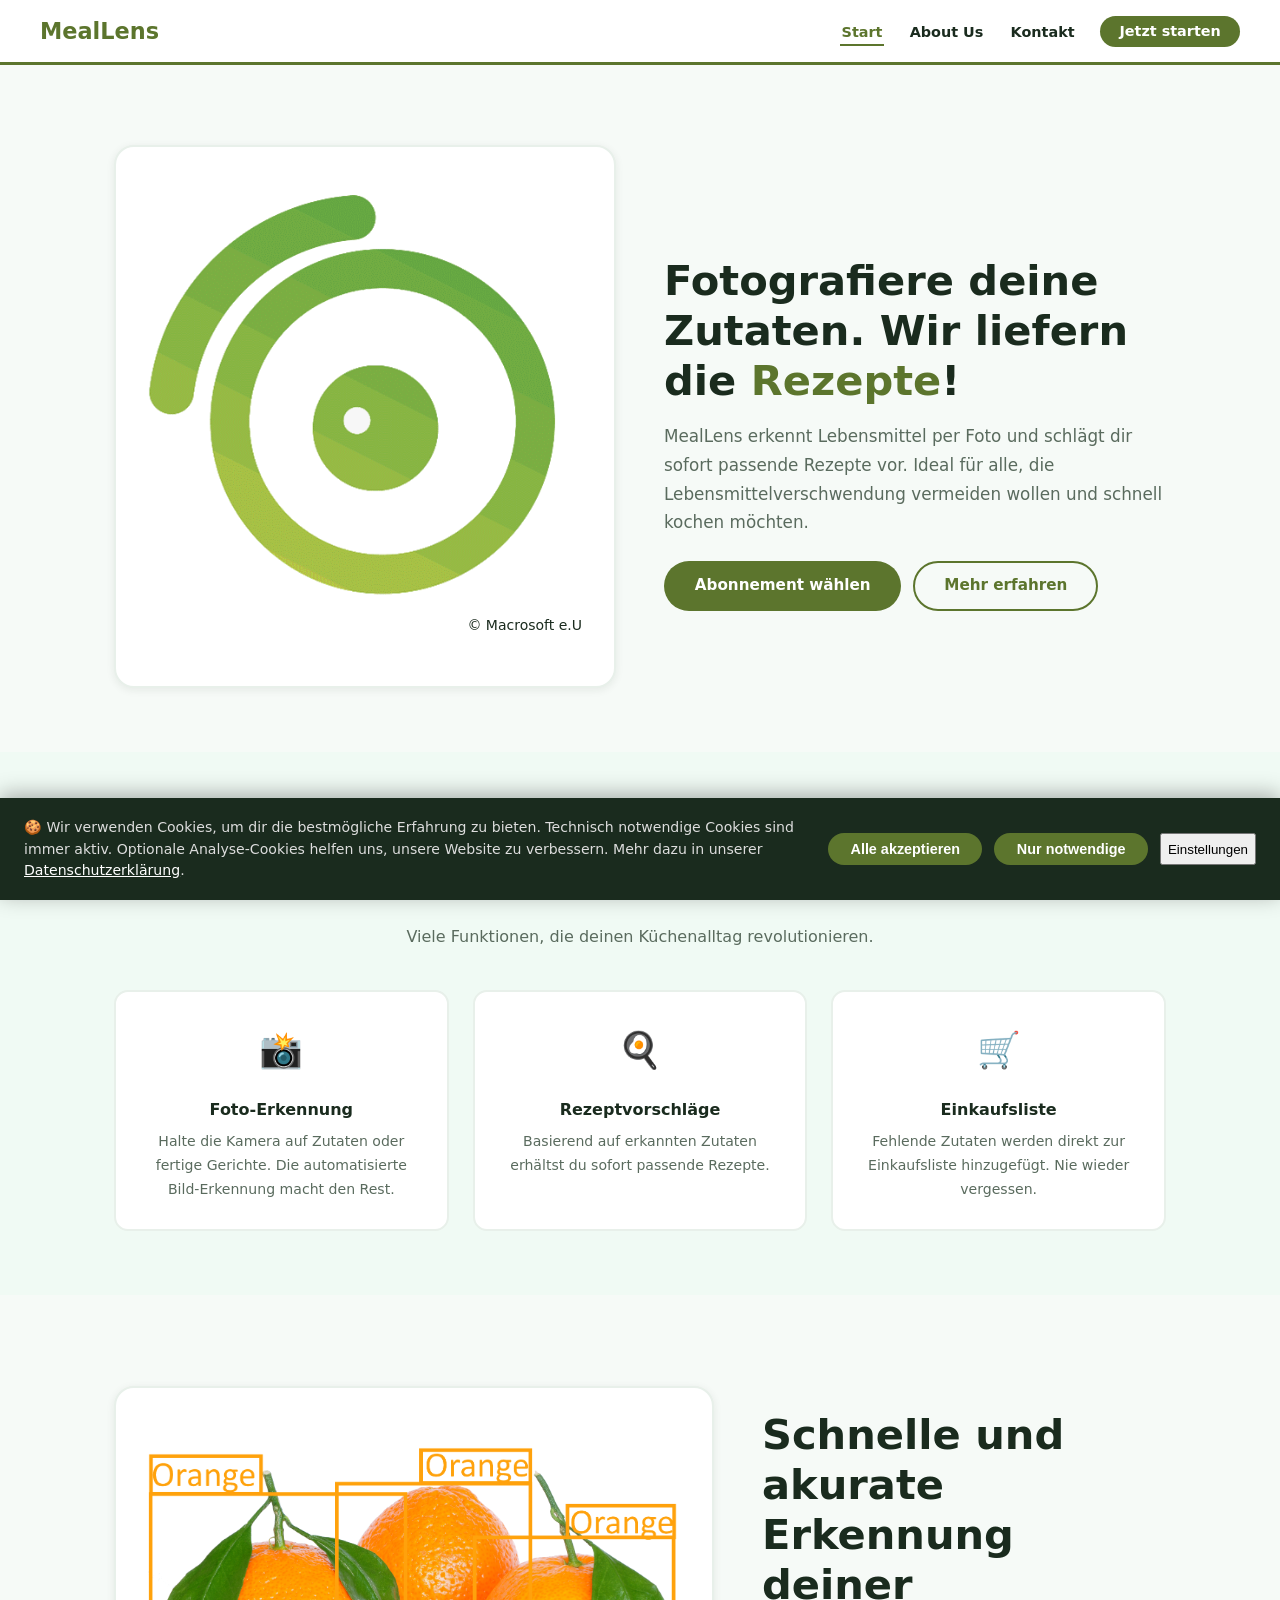
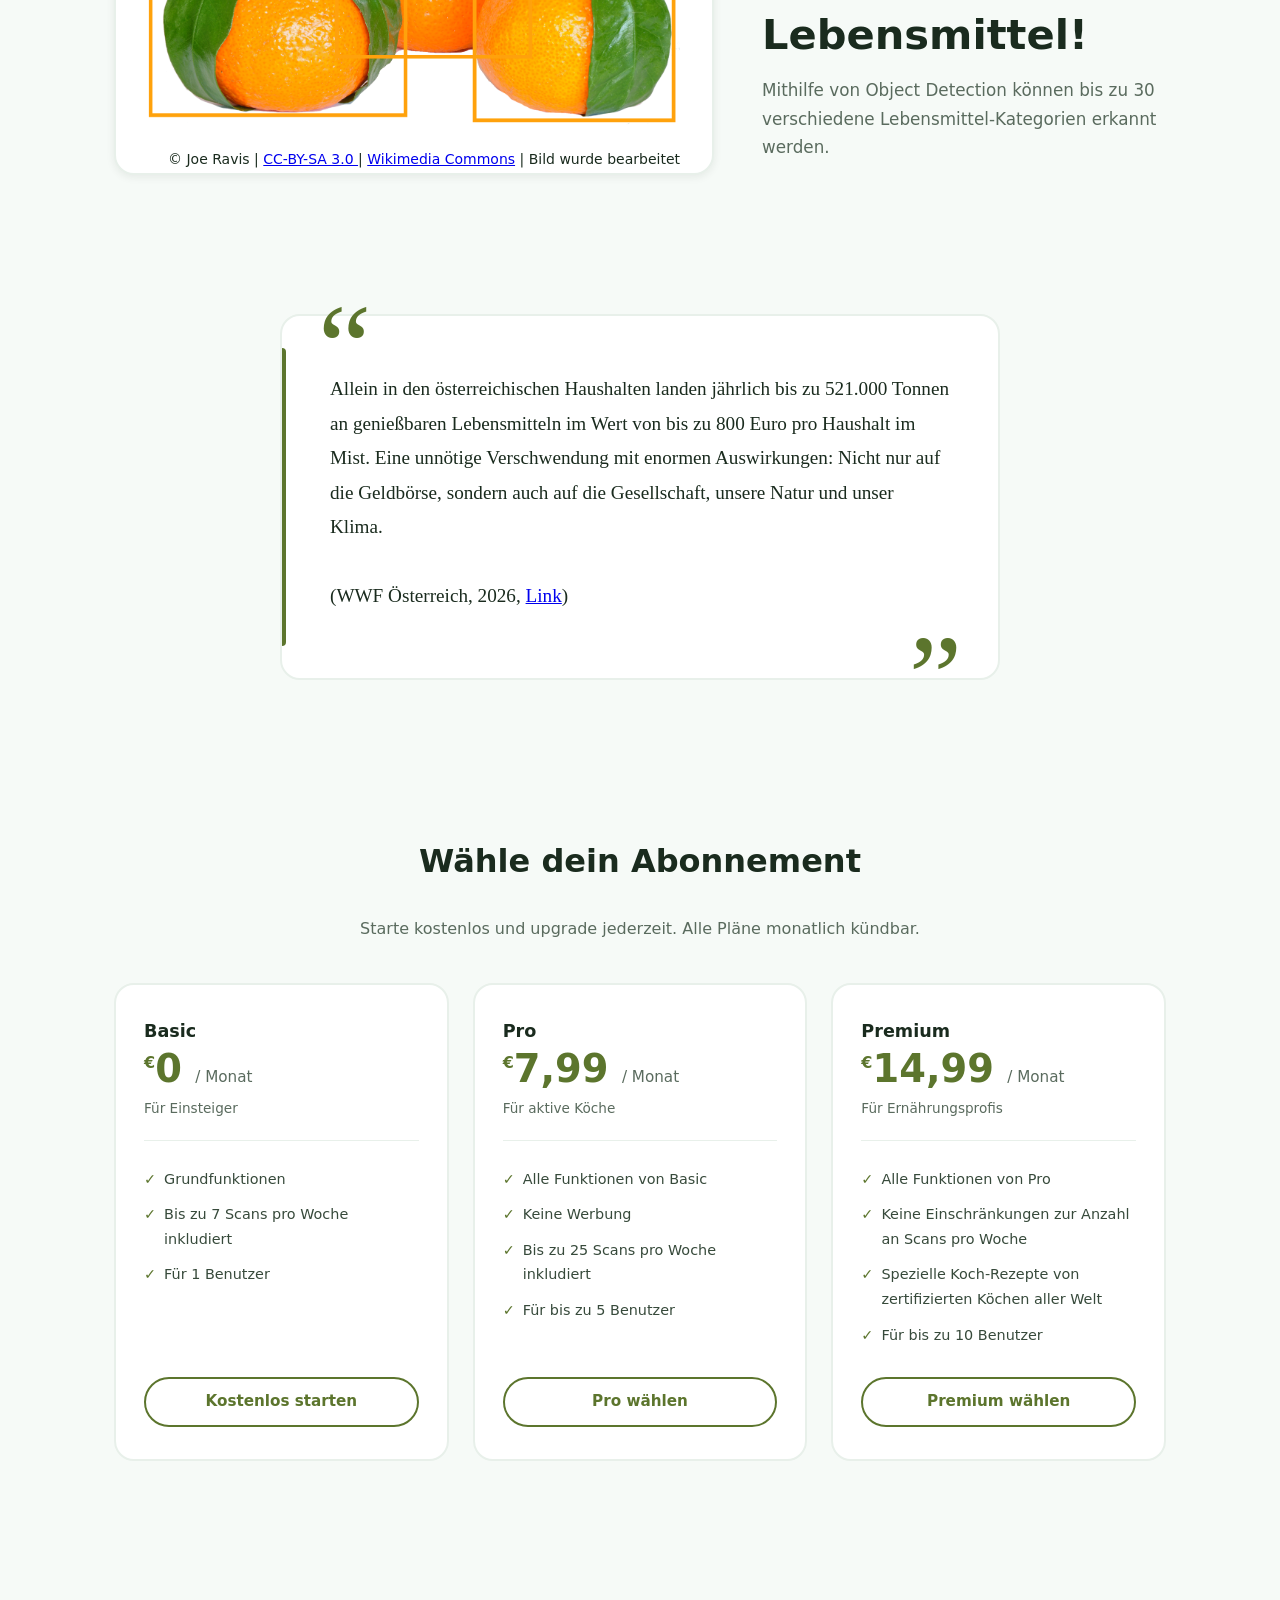
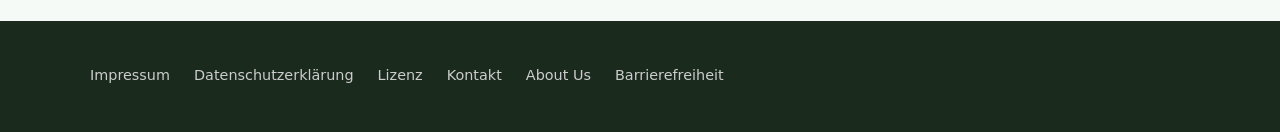
<file: index.html>
<!DOCTYPE html>
<html lang="de">
<head>
  <meta charset="UTF-8"/>
  <meta name="viewport" content="width=device-width, initial-scale=1.0"/>
  <meta name="description" content="MealLens – KI-gestützte Lebensmittelerkennung und Rezeptvorschläge. Fotografiere dein Essen und erhalte passende Rezepte."/>
  <title>MealLens – Smarte Rezepte aus deinen Zutaten</title>
  <link rel="stylesheet" href="style.css"/>
  <style>
  
    #hero { padding: 5rem 0 4rem; }
    .hero-grid {
      display: grid;
      grid-template-columns: 1fr 1fr;
      gap: 3rem;
      align-items: center;
    }
    @media (max-width: 760px) { .hero-grid { grid-template-columns: 1fr; } }

    .hero-logo-box {
      background: var(--white);
      border: 2px solid var(--gray-200);
      border-radius: var(--radius-lg);
      display: flex;
      align-items: center;
      justify-content: center;
      flex-direction: column;
      gap: 1rem;
      padding: 3rem 2rem;
      min-height: 340px;
      box-shadow: var(--shadow-sm);
    }
    .hero-logo-box .mark-text {
      font-size: 2rem;
      font-weight: 900;
      color: var(--green-600);
      letter-spacing: -1px;
    }
    .hero-logo-box .mark-tagline {
      font-size: .9rem;
      color: var(--gray-500);
      text-align: center;
    }
    .hero-text h1 { font-size: clamp(1.8rem, 4vw, 2.6rem); font-weight: 900; line-height: 1.2; margin-bottom: 1rem; }
    .hero-text h1 em { font-style: normal; color: var(--green-600); }
    .hero-text p { color: var(--gray-500); font-size: 1.05rem; margin-bottom: 1.5rem; }
    .hero-badges { display: flex; flex-wrap: wrap; gap: .5rem; margin-bottom: 1.5rem; }
    .badge {
      background: var(--green-50);
      color: var(--green-800);
      border: 1px solid var(--green-100);
      border-radius: 50px;
      padding: .25rem .85rem;
      font-size: .8rem;
      font-weight: 700;
    }

    .hero-logo-box span {
      width: 100%;
      text-align: left;
      margin: 0;
      }

    #features { background: var(--green-50); padding: 4rem 0; }
    .features-grid { display: grid; grid-template-columns: repeat(auto-fit, minmax(210px, 1fr)); gap: 1.5rem; margin-top: 2.5rem; }
    .feature-card {
      background: var(--white);
      border-radius: var(--radius-md);
      padding: 1.75rem;
      border: 2px solid var(--gray-200);
      text-align: center;
    }
    .feature-icon { font-size: 2.2rem; display: block; margin-bottom: .75rem; }
    .feature-card h3 { font-size: 1rem; font-weight: 700; margin-bottom: .4rem; }
    .feature-card p { font-size: .88rem; color: var(--gray-500); margin: 0; }

  
    #pricing { padding: 4rem 0 5rem; }
    .pricing-grid { display: grid; grid-template-columns: repeat(auto-fit, minmax(270px, 1fr)); gap: 1.5rem; margin-top: 2.5rem; }
    .section-header { text-align: center; margin-bottom: 0; }
    .section-header h2 { font-size: clamp(1.5rem, 3vw, 2rem); font-weight: 800; }
    .section-header p { color: var(--gray-500); max-width: 560px; margin: .5rem auto 0; }
  </style>
</head>
<body>

  <a class="skip-link" href="#main-content">Zum Hauptinhalt springen</a>

  <header role="banner">
    <nav class="navbar" aria-label="Hauptnavigation">
      <div class="navbar-inner">
          <span class="nav-brand">MealLens</span>
        </a>
        <ul class="nav-links" role="list">
          <li><a href="index.html" aria-current="page">Start</a></li>
          <li><a href="about.html">About Us</a></li>
          <li><a href="kontakt.html">Kontakt</a></li>
          <li><a href="index.html#pricing" class="nav-cta">Jetzt starten</a></li>
        </ul>
      </div>
    </nav>
  </header>

  <main id="main-content">

   
    <section id="hero" aria-labelledby="hero-heading">
      <div class="container">
        <div class="hero-grid">

        
          <div class="hero-logo-box" role="img" aria-label="MealLens Logo">
            <img src="pics/logo2.png" alt="MealLens-Logo">
            <span style="text-align: right;font-size: 14px;padding-bottom: 0.1rm;">© Macrosoft e.U</span>
          </div>

        
          <div class="hero-text">
            <h1 id="hero-heading">Fotografiere deine Zutaten. Wir liefern die <em>Rezepte</em>!</h1>
            <p>MealLens erkennt Lebensmittel per Foto und schlägt dir sofort passende Rezepte vor. Ideal für alle, die Lebensmittelverschwendung vermeiden wollen und schnell kochen möchten.</p>
            <div style="display:flex; gap:.75rem; flex-wrap:wrap;">
              <a href="#pricing" class="btn btn-primary">Abonnement wählen</a>
              <a href="about.html" class="btn btn-outline">Mehr erfahren</a>
            </div>
          </div>

        </div>
      </div>
    </section>


    <section id="features" aria-labelledby="features-heading">
      <div class="container">
        <div class="section-header">
          <h2 id="features-heading">Was MealLens kann</h2>
          <p>Viele Funktionen, die deinen Küchenalltag revolutionieren.</p>
        </div>
        <div class="features-grid">
          <div class="feature-card">
            <span class="feature-icon" aria-hidden="true">📸</span>
            <h3>Foto-Erkennung</h3>
            <p>Halte die Kamera auf Zutaten oder fertige Gerichte. Die automatisierte Bild-Erkennung macht den Rest.</p>
            
          </div>
          <div class="feature-card">
            <span class="feature-icon" aria-hidden="true">🍳</span>
            <h3>Rezeptvorschläge</h3>
            <p>Basierend auf erkannten Zutaten erhältst du sofort passende Rezepte.</p>
          </div>
          
          <div class="feature-card">
            <span class="feature-icon" aria-hidden="true">🛒</span>
            <h3>Einkaufsliste</h3>
            <p>Fehlende Zutaten werden direkt zur Einkaufsliste hinzugefügt. Nie wieder vergessen.</p>
          </div>
        </div>
      </div>
    </section>

    <section id="hero" aria-labelledby="hero-heading">
      <div class="container">
        <div class="hero-grid">

        
          <div class="hero-logo-box" style="width: 600px;padding-bottom: 0.1rem;" role="img" aria-label="Oranges">
            <img alt="Orangen Erkennungs" src="pics/orange.png" style="padding-bottom: 0.1rem; padding-top: 0;">
            <span style="font-size: 14px;text-align: right;">
            © Joe Ravis | <a href="https://creativecommons.org/licenses/by-sa/3.0/at/deed.de"> CC-BY-SA 3.0 </a> | <a href="https://commons.wikimedia.org/wiki/File:Mandarin_Oranges_(Citrus_Reticulata).jpg">Wikimedia Commons</a> | Bild wurde bearbeitet
            </span>
          </div>

        
          <div class="hero-text">
            <h1 id="hero-heading">Schnelle und akurate Erkennung deiner Lebensmittel!</h1>
            <p>Mithilfe von Object Detection können bis zu 30 verschiedene Lebensmittel-Kategorien erkannt werden.</p>
          </div>

        </div>
      </div>
    </section>
    
    <section id="quote" aria-label="Kundenstimme" style="padding: 4rem 0;">
      <div class="container">
        <div style="
          position: relative;
          background: var(--white);
          border: 2px solid var(--gray-200);
          border-radius: var(--radius-lg);
          padding: 3.5rem 3rem 2.5rem;
          max-width: 720px;
          margin: 0 auto;
        ">
       
          <div aria-hidden="true" style="
            position: absolute; top: -28px; left: 36px;
            font-family: Georgia, serif; font-size: 120px;
            line-height: 1; color: var(--green-600); user-select: none;
          ">&ldquo;</div>

          
          <div style="
            position: absolute; left: 0; top: 2rem; bottom: 2rem;
            width: 4px; border-radius: 0 4px 4px 0;
            background: var(--green-600);
          "></div>

          <blockquote style="margin: 0; padding: 0;">
            <p style="font-family: Georgia, serif; font-size: 1.2rem;
                      line-height: 1.8; color: var(--dark); margin: 0 0 1.5rem;">
              Allein in den österreichischen Haushalten landen jährlich bis zu 521.000 Tonnen an genießbaren Lebensmitteln im Wert von bis zu 800 Euro pro Haushalt im Mist. Eine unnötige Verschwendung mit enormen Auswirkungen: Nicht nur auf die Geldbörse, sondern auch auf die Gesellschaft, unsere Natur und unser Klima.
              <br><br>(WWF Österreich, 2026, <a href="https://www.wwf.at/nachhaltig-leben/lebensmittelverschwendung/"> Link</a>)
            </p>
            
          </blockquote>

          <div aria-hidden="true" style="
            position: absolute; bottom: -60px; right: 36px;
            font-family: Georgia, serif; font-size: 120px;
            line-height: 1; color: var(--green-600);user-select: none;
          ">&rdquo;</div>
        </div>
      </div>
    </section>

    
    <section id="pricing" aria-labelledby="pricing-heading">
      <div class="container">
        <div class="section-header">
          <h2 id="pricing-heading">Wähle dein Abonnement</h2>
          <p>Starte kostenlos und upgrade jederzeit. Alle Pläne monatlich kündbar.</p>
        </div>
        <div class="pricing-grid" role="list">

          
          <article class="price-card" role="listitem" aria-label="Basic Abo, kostenlos">
            <div class="price-name">Basic</div>
            <div class="price-amount"><sup>€</sup>0 <span>/ Monat</span></div>
            <p style="color:var(--gray-500);font-size:.85rem;margin:.5rem 0 0;">Für Einsteiger</p>
            <hr class="price-divider" aria-hidden="true"/>
            <ul class="price-features" aria-label="Enthaltene Funktionen">
              <li>Grundfunktionen</li>
              <li>Bis zu 7 Scans pro Woche inkludiert</li>
              <li>Für 1 Benutzer</li>
            </ul>
            <a href="checkout.html?plan=basic" class="btn btn-outline" aria-label="Basic Plan kostenlos starten">Kostenlos starten</a>
          </article>

        
          <article class="price-card" role="listitem" aria-label="Pro Abo, 7,99 Euro pro Monat, empfohlen">
            
            <div class="price-name">Pro</div>
            <div class="price-amount"><sup>€</sup>7,99 <span>/ Monat</span></div>
            <p style="color:var(--gray-500);font-size:.85rem;margin:.5rem 0 0;">Für aktive Köche</p>
            <hr class="price-divider" aria-hidden="true"/>
            <ul class="price-features" aria-label="Enthaltene Funktionen">
              <li>Alle Funktionen von Basic</li>
              <li>Keine Werbung</li>
              <li>Bis zu 25 Scans pro Woche inkludiert</li>
              <li>Für bis zu 5 Benutzer</li>
            </ul>
            <a href="checkout.html?plan=pro" class="btn btn-outline" aria-label="Pro Plan für 7,99 Euro pro Monat wählen">Pro wählen</a>
          </article>

          
          <article class="price-card" role="listitem" aria-label="Premium Abo, 14,99 Euro pro Monat">
            <div class="price-name">Premium</div>
            <div class="price-amount"><sup>€</sup>14,99 <span>/ Monat</span></div>
            <p style="color:var(--gray-500);font-size:.85rem;margin:.5rem 0 0;">Für Ernährungsprofis</p>
            <hr class="price-divider" aria-hidden="true"/>
            <ul class="price-features" aria-label="Enthaltene Funktionen">
              <li>Alle Funktionen von Pro</li>
              <li>Keine Einschränkungen zur Anzahl an Scans pro Woche</li>
              <li>Spezielle Koch-Rezepte von zertifizierten Köchen aller Welt</li>
              <li>Für bis zu 10 Benutzer</li>
            </ul>
            <a href="checkout.html?plan=premium" class="btn btn-outline" aria-label="Premium Plan für 14,99 Euro pro Monat wählen">Premium wählen</a>
          </article>

        </div>
      </div>
    </section>

  </main>

 
  <footer role="contentinfo">
    <div class="footer-inner">
      <nav aria-label="Footer-Navigation">
        <ul class="footer-links">
          <li><a href="impressum.html">Impressum</a></li>
          <li><a href="datenschutz.html">Datenschutzerklärung</a></li>
          <li><a href="lizenz.html">Lizenz</a></li>
          <li><a href="kontakt.html">Kontakt</a></li>
          <li><a href="about.html">About Us</a></li>
          <li><a href="barrierefreiheit.html">Barrierefreiheit</a></li>
        </ul>
      </nav>
      
    </div>
  </footer>

  
  <div id="cookie-banner" role="dialog" aria-modal="true" aria-label="Cookie-Einstellungen" aria-describedby="cookie-desc">
    <p id="cookie-desc">
      🍪 Wir verwenden Cookies, um dir die bestmögliche Erfahrung zu bieten. Technisch notwendige Cookies sind immer aktiv.
      Optionale Analyse-Cookies helfen uns, unsere Website zu verbessern.
      Mehr dazu in unserer <a style="color:white" href="datenschutz.html">Datenschutzerklärung</a>.
    </p>
    <div class="cookie-actions">
      <button id="btn-accept-cookies" class="btn-cookie-accept">Alle akzeptieren</button>
      <button id="btn-reject-cookies" class="btn-cookie-accept">Nur notwendige</button>
      <button id="btn-reject-cookies" class="btn-reject-cookies">Einstellungen</button>
    </div>
  </div>

  <script src="main.js"></script>
</body>
</html>
</file>
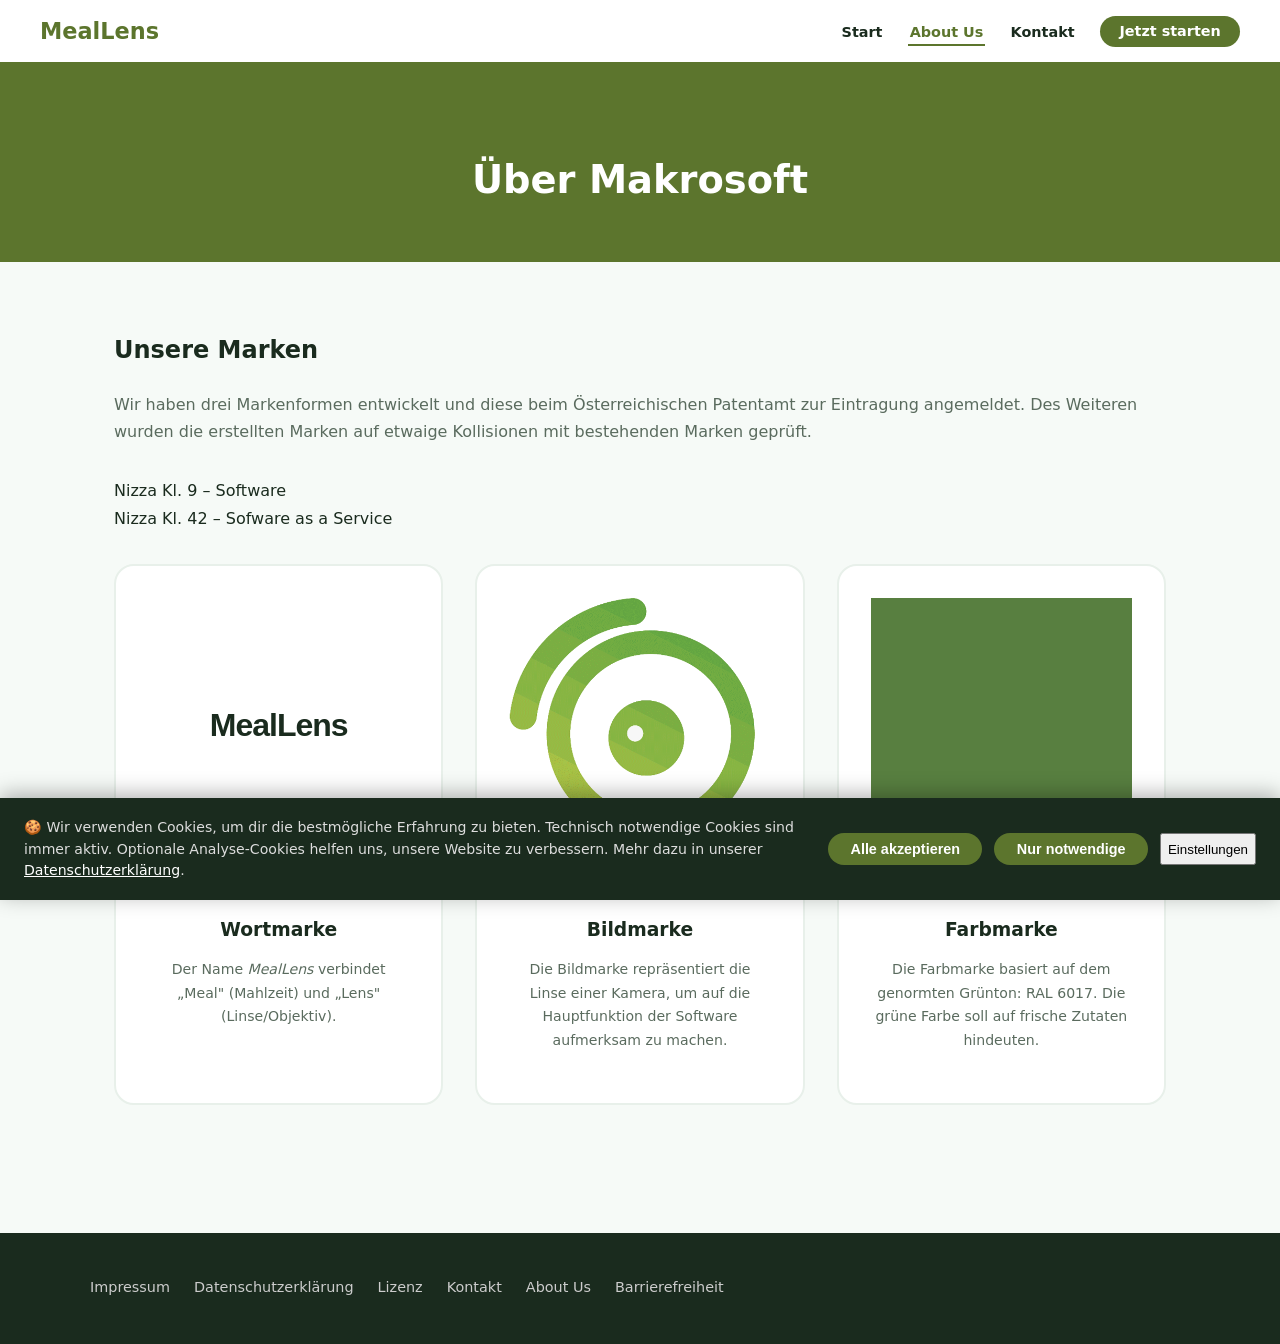
<file: about.html>
<!DOCTYPE html>
<html lang="de">
<head>
  <meta charset="UTF-8"/>
  <meta name="viewport" content="width=device-width, initial-scale=1.0"/>
  <meta name="description" content="Über MealLens und SoftwareMaxing e.U. – Marken, Team und Unternehmensgeschichte."/>
  <title>About Us – MealLens</title>
  <link rel="stylesheet" href="style.css"/>
  <style>
    .about-intro { display: grid; grid-template-columns: 1fr 1fr; gap: 3rem; align-items: center; margin-bottom: 4rem; }
    @media(max-width:700px){ .about-intro { grid-template-columns: 1fr; } }
    .about-intro img, .about-intro .img-placeholder {
      border-radius: var(--radius-lg);
      width: 100%;
    }
    .img-placeholder {
      background: var(--green-50);
      border: 2px solid var(--green-100);
      height: 260px;
      display: flex;
      align-items: center;
      justify-content: center;
      font-size: 5rem;
    }
   
    .brands-grid { display: grid; grid-template-columns: repeat(auto-fit, minmax(280px, 1fr)); gap: 2rem; margin-top: 2rem; }
    .brand-card {
      background: var(--white);
      border: 2px solid var(--gray-200);
      border-radius: var(--radius-lg);
      padding: 2rem;
      text-align: center;
    }
    .brand-card:hover { border-color: var(--green-400); }
    .brand-card h3 { font-weight: 800; margin: 1rem 0 .5rem; }
    .brand-card .nizza { font-size: .78rem; font-weight: 700; color: var(--green-600); background: var(--green-50); padding: .2rem .7rem; border-radius: 50px; display: inline-block; margin-top: .5rem; }
    .brand-card p { font-size: .88rem; color: var(--gray-500); margin-top: .75rem; }

   
    .team-grid { display: grid; grid-template-columns: repeat(auto-fit, minmax(200px, 1fr)); gap: 1.5rem; margin-top: 2rem; }
    .team-card { background: var(--white); border: 2px solid var(--gray-200); border-radius: var(--radius-lg); padding: 1.75rem; text-align: center; }
    .team-avatar { font-size: 3.5rem; display: block; margin-bottom: .75rem; }
    .team-card h3 { font-weight: 700; font-size: 1rem; margin: 0; }
    .team-card p { font-size: .85rem; color: var(--gray-500); margin: .3rem 0 0; }

    
    .media-table { width: 100%; border-collapse: collapse; font-size: .88rem; }
    .media-table th { background: var(--green-50); color: var(--green-800); padding: .65rem .75rem; text-align: left; font-weight: 700; border-bottom: 2px solid var(--green-100); }
    .media-table td { padding: .55rem .75rem; border-bottom: 1px solid var(--gray-200); color: var(--gray-700); vertical-align: top; }
    .media-table tr:last-child td { border-bottom: none; }

    section { padding: 3rem 0; }
  </style>
</head>
<body>
  <a class="skip-link" href="#main-content">Zum Hauptinhalt springen</a>

  <header role="banner">
    <nav class="navbar" aria-label="Hauptnavigation">
      <div class="navbar-inner">
        <a class="nav-brand" href="index.html" aria-label="MealLens Startseite">
          MealLens
        </a>
        <ul class="nav-links" role="list">
          <li><a href="index.html">Start</a></li>
          <li><a href="about.html" aria-current="page">About Us</a></li>
          <li><a href="kontakt.html">Kontakt</a></li>
          <li><a href="index.html#pricing" class="nav-cta">Jetzt starten</a></li>
        </ul>
      </div>
    </nav>
  </header>

  <main id="main-content">
    <div class="page-hero">
      <h1>Über Makrosoft</h1>
    </div>

    <div class="container">
      <section aria-labelledby="brands-heading">
        <h2 id="brands-heading" style="font-size:1.5rem;font-weight:800;">Unsere Marken</h2>
        <p style="color:var(--gray-500)">
          Wir haben drei Markenformen entwickelt und diese beim Österreichischen Patentamt zur Eintragung angemeldet. Des Weiteren wurden die erstellten Marken auf etwaige Kollisionen mit bestehenden Marken geprüft.
          
          <div class="brands-grid">
            <div clas="brand-card">
              <span class="nizza" aria-label="Nizza-Klasse 9: Sofware"">Nizza Kl. 9 – Software</span><br>
              <span class="nizza" aria-label="Nizza-Klasse 42: Software as a Service">Nizza Kl. 42 – Sofware as a Service</span><br/>
            </div>
          </div>
        </p>

        <div class="brands-grid">

         
          <div class="brand-card">
            <div style="padding-top:100px;height:300px;font-size:2rem;font-weight:900;letter-spacing:-1px;font-family:'Inter',sans-serif;">
             
              MealLens
              
            </div>
            <h3>Wortmarke</h3>
            <p>Der Name <em>MealLens</em> verbindet „Meal" (Mahlzeit) und „Lens" (Linse/Objektiv).  </p>
            <br>  
          </div>

      

         
          <div class="brand-card">
            <div style="height: 300px;" aria-label="Bildmarke: grüner Kreis mit Linsen-Fadenkreuz" role="img">
              <img alt="Bildmarke" src="pics/logo2.png">
            </div>
            <h3>Bildmarke</h3>
            <p>Die Bildmarke repräsentiert die Linse einer Kamera, um auf die Hauptfunktion der Software aufmerksam zu machen.</p>
          </div>

          
          <div class="brand-card">
            <div aria-label="Farbmarke: MealLens" role="img" style="padding-top:300px;height:100px;background-color:rgb(88,127,64);display:flex;flex-direction:column;align-items:center;gap:.5rem;">
              

              
            </div>
            <h3>Farbmarke</h3>
            <p>Die Farbmarke basiert auf dem genormten Grünton: RAL 6017. Die grüne Farbe soll auf frische Zutaten hindeuten.</p>
          </div>

        </div>
      </section>

    </div>
  </main>

  <footer role="contentinfo">
    <div class="footer-inner">
      <nav aria-label="Footer-Navigation">
        <ul class="footer-links">
          <li><a href="impressum.html">Impressum</a></li>
          <li><a href="datenschutz.html">Datenschutzerklärung</a></li>
          <li><a href="lizenz.html">Lizenz</a></li>
          <li><a href="kontakt.html">Kontakt</a></li>
          <li><a href="about.html">About Us</a></li>
          <li><a href="barrierefreiheit.html">Barrierefreiheit</a></li>
        </ul>
      </nav>
    </div>
  </footer>

  <div id="cookie-banner" role="dialog" aria-modal="true" aria-label="Cookie-Einstellungen" aria-describedby="cookie-desc">
    <p id="cookie-desc">
      🍪 Wir verwenden Cookies, um dir die bestmögliche Erfahrung zu bieten. Technisch notwendige Cookies sind immer aktiv.
      Optionale Analyse-Cookies helfen uns, unsere Website zu verbessern.
      Mehr dazu in unserer <a style="color:white" href="datenschutz.html">Datenschutzerklärung</a>.
    </p>
    <div class="cookie-actions">
      <button id="btn-accept-cookies" class="btn-cookie-accept">Alle akzeptieren</button>
      <button id="btn-reject-cookies" class="btn-cookie-accept">Nur notwendige</button>
      <button id="btn-reject-cookies" class="btn-reject-cookies">Einstellungen</button>
    </div>
  </div>

  <script src="main.js"></script>
</body>
</html>
</file>
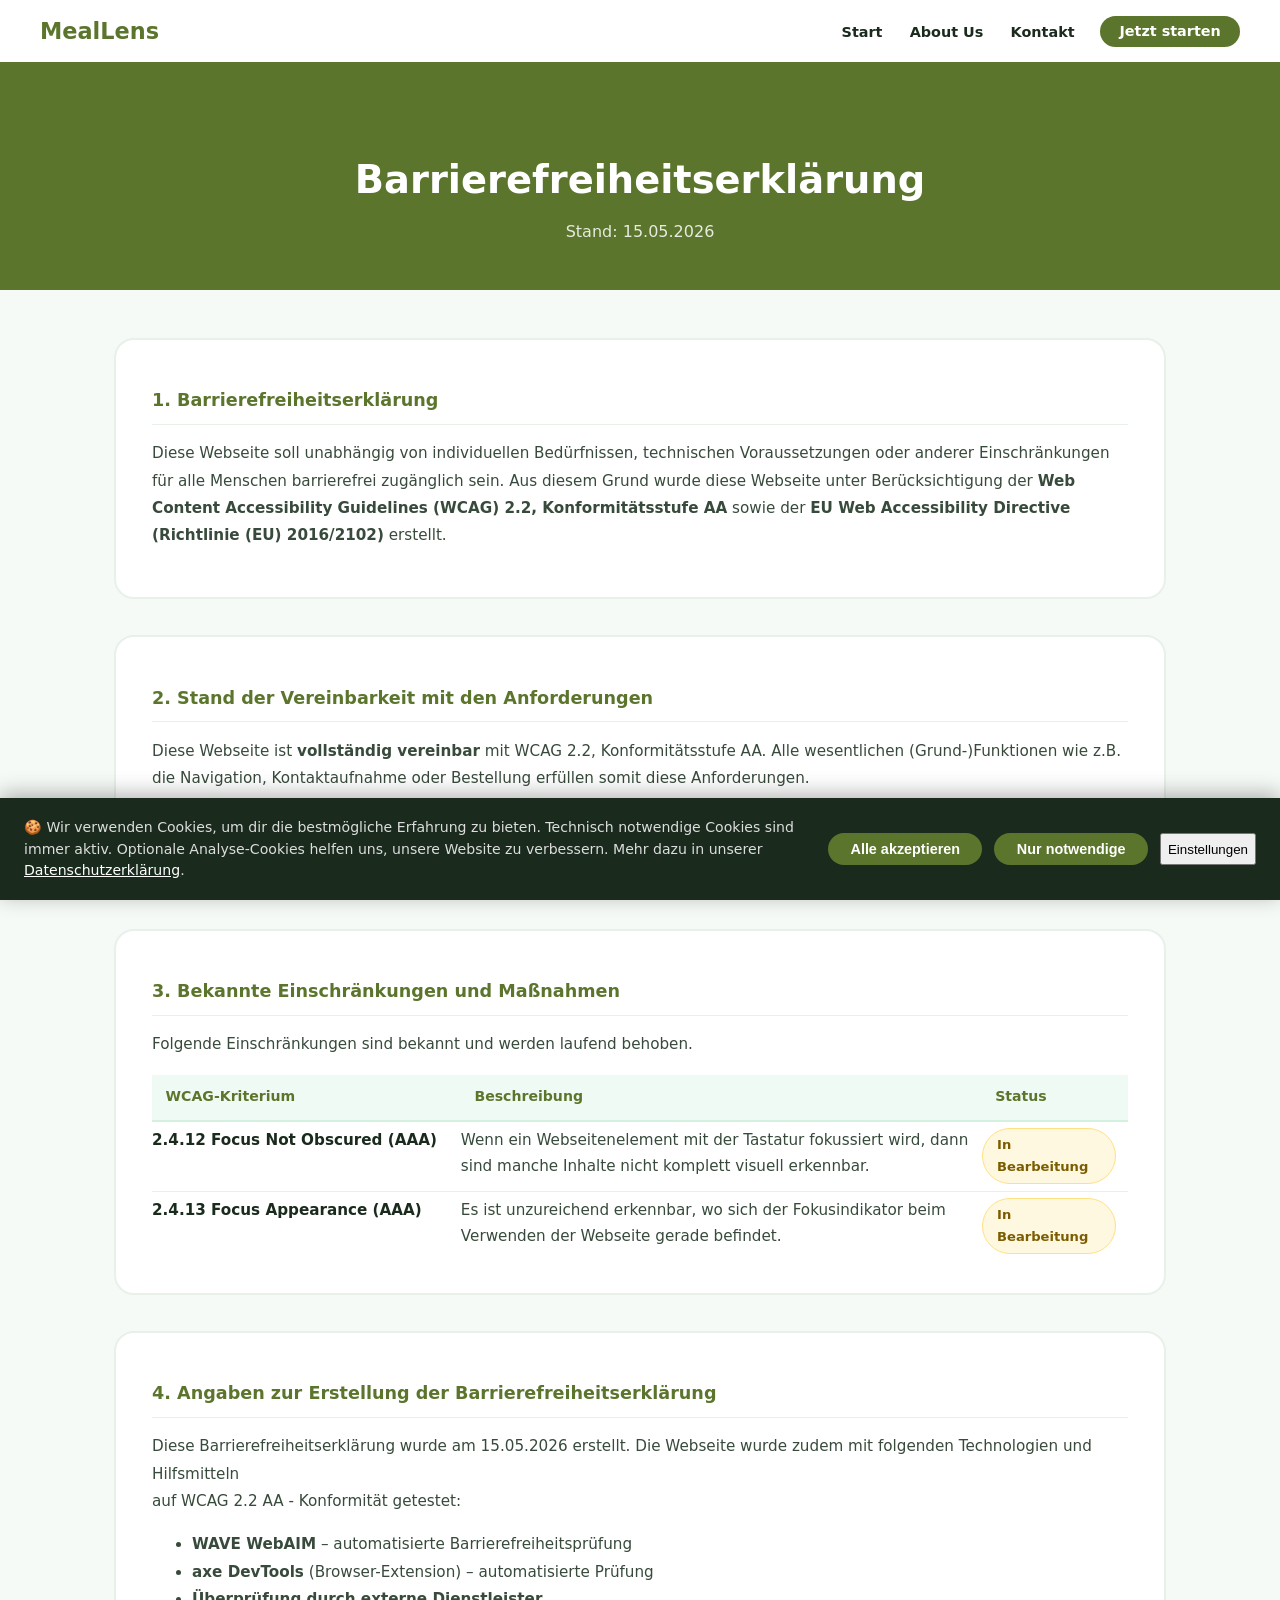
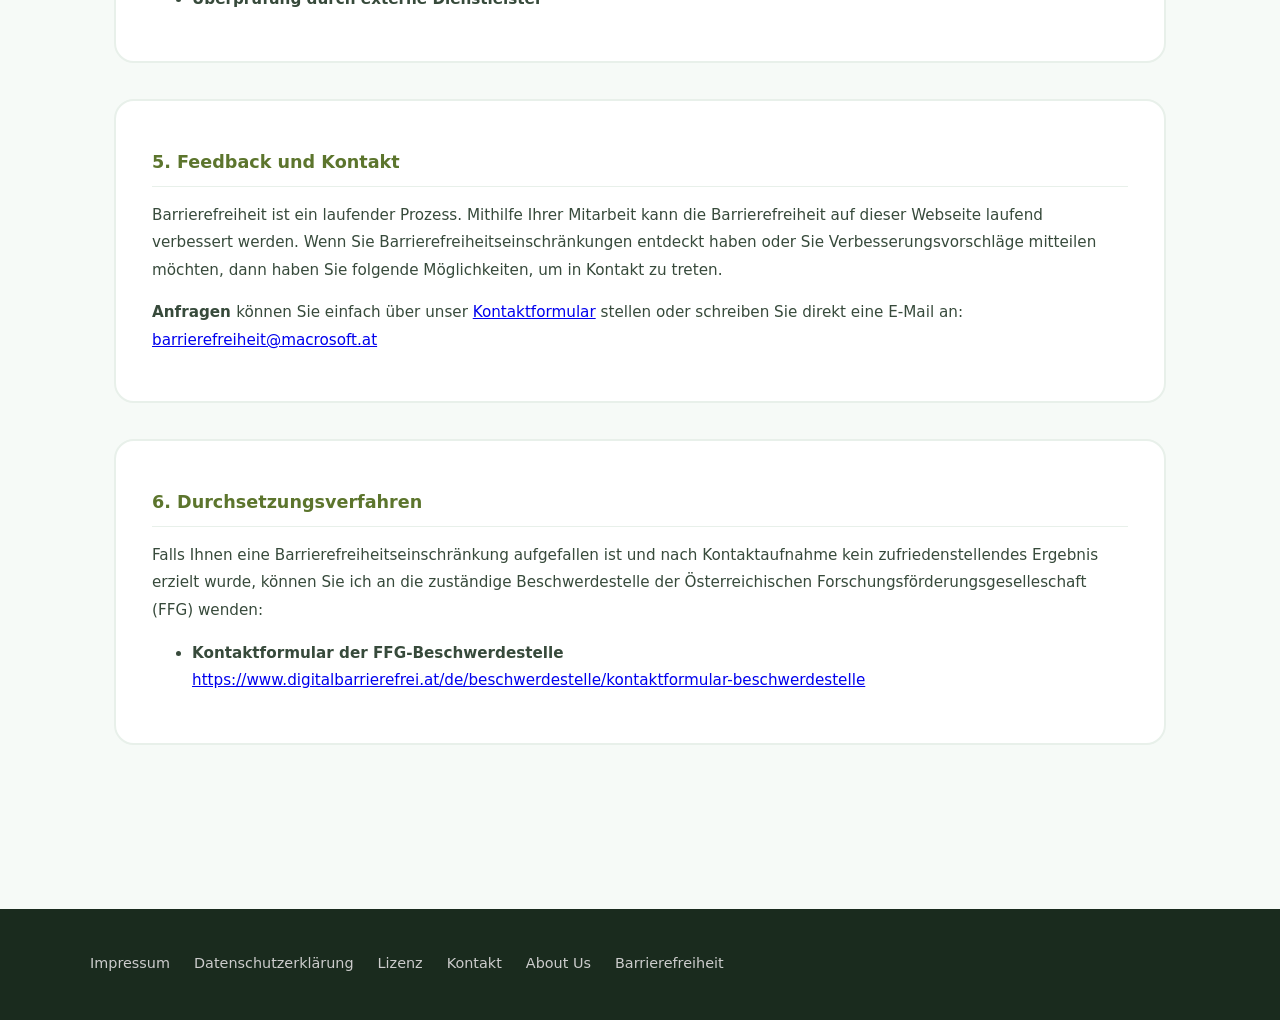
<file: barrierefreiheit.html>
<!DOCTYPE html>
<html lang="de">
<head>
  <meta charset="UTF-8"/>
  <meta name="viewport" content="width=device-width, initial-scale=1.0"/>
  <meta name="description" content="Barrierefreiheitserklärung für MealLens."/>
  <title>Barrierefreiheit – MealLens</title>
  <link rel="stylesheet" href="style.css"/>
  <style>
  
    .status-badge {
      display: inline-flex;
      align-items: center;
      gap: .4rem;
      font-size: .82rem;
      font-weight: 700;
      padding: .3rem .9rem;
      border-radius: 50px;
    }
    .status-ok      { background: #e8f8ed; color: #1a5c35; border: 1px solid #a8ddb8; }
    .status-partial { background: #fff8e1; color: #7c5c00; border: 1px solid #ffe082; }
    .status-fail    { background: #fdf0f0; color: #922b21; border: 1px solid #f1948a; }

    .wcag-table { width: 100%; border-collapse: collapse; font-size: .88rem; }
    .wcag-table th {
      background: var(--green-50);
      color: var(--green-800);
      padding: .65rem .85rem;
      text-align: left;
      font-weight: 700;
      border-bottom: 2px solid var(--green-100);
    }
    .wcag-table td {
      padding: .55rem .85rem;
      border-bottom: 1px solid var(--gray-200);
      vertical-align: top;
      color: var(--gray-700);
    }
    .wcag-table tr:last-child td { border-bottom: none; }
    .wcag-table td:first-child { font-weight: 700; white-space: nowrap; color: var(--dark); }

    
    .feedback-box {
      background: linear-gradient(135deg, var(--green-50), #fff);
      border: 2px solid var(--green-100);
      border-radius: var(--radius-lg);
      padding: 2rem;
      margin-top: 2rem;
    }
    .feedback-box h2 { font-size: 1.2rem; font-weight: 800; margin-bottom: .75rem; }
    .feedback-box p  { color: var(--gray-700); font-size: .93rem; margin-bottom: .5rem; }

    section { padding: 3rem 0 1rem; }
    section:last-of-type { padding-bottom: 4rem; }
  </style>
</head>
<body>
  <a class="skip-link" href="#main-content">Zum Hauptinhalt springen</a>

  <header role="banner">
    <nav class="navbar" aria-label="Hauptnavigation">
      <div class="navbar-inner">
        <a class="nav-brand" href="index.html" aria-label="MealLens Startseite">
          MealLens
        </a>
        <ul class="nav-links" role="list">
          <li><a href="index.html">Start</a></li>
          <li><a href="about.html">About Us</a></li>
          <li><a href="kontakt.html">Kontakt</a></li>
          <li><a href="index.html#pricing" class="nav-cta">Jetzt starten</a></li>
        </ul>
      </div>
    </nav>
  </header>

  <main id="main-content">
    <div class="page-hero">
      <h1>Barrierefreiheitserklärung</h1>
      <p>Stand: 15.05.2026</p>
    </div>

    <div class="container">

    
      <section aria-labelledby="commitment-heading">
        <div class="legal-section">
          <h2 id="commitment-heading">1. Barrierefreiheitserklärung</h2>
          <p>
            Diese Webseite soll unabhängig von individuellen Bedürfnissen, technischen Voraussetzungen oder anderer Einschränkungen für alle Menschen barrierefrei zugänglich sein. 
            Aus diesem Grund wurde diese Webseite unter Berücksichtigung der
            <strong>Web Content Accessibility Guidelines (WCAG) 2.2, Konformitätsstufe AA</strong>
            sowie der
            <strong>EU Web Accessibility Directive (Richtlinie (EU) 2016/2102)</strong> erstellt.
          </p>
        </div>
      </section>

      
      <section aria-labelledby="status-heading">
        <div class="legal-section">
          <h2 id="status-heading">2. Stand der Vereinbarkeit mit den Anforderungen</h2>
          <p style="margin-bottom:1rem;">
            Diese Webseite ist <strong>vollständig vereinbar</strong> mit WCAG 2.2, Konformitätsstufe AA. Alle wesentlichen (Grund-)Funktionen
            wie z.B. die Navigation, Kontaktaufnahme oder Bestellung erfüllen somit diese Anforderungen.
          </p>
          <p>
            <span class="status-badge status-ok" aria-label="Status: Vollständig vereinbar">
              Vollständig vereinbar – WCAG 2.2 AA
            </span>
          </p>
        </div>
      </section>

      
      <section aria-labelledby="issues-heading">
        <div class="legal-section" style="overflow-x:auto;">
          <h2 id="issues-heading">3. Bekannte Einschränkungen und Maßnahmen</h2>
          <p style="margin-bottom:1rem;">
            Folgende Einschränkungen sind bekannt und werden laufend behoben.
          </p>
          <table class="wcag-table" aria-label="Tabelle bekannter Barrierefreiheitseinschränkungen">
            <thead>
              <tr>
                <th scope="col">WCAG-Kriterium</th>
                <th scope="col">Beschreibung</th>
                <th scope="col" style="width: 15%;">Status</th>
              </tr>
            </thead>
            <tbody>
              <tr>
                <td>2.4.12 Focus Not Obscured (AAA)</td>
                <td>Wenn ein Webseitenelement mit der Tastatur fokussiert wird, dann sind manche Inhalte nicht komplett visuell erkennbar.</td>
                <td><span class="status-badge status-partial" aria-label="Status: teilweise">In Bearbeitung</span></td>
                
              </tr>
              <tr>
                <td>2.4.13 Focus Appearance (AAA)</td>
                <td>Es ist unzureichend erkennbar, wo sich der Fokusindikator beim Verwenden der Webseite gerade befindet.</td>
                <td><span class="status-badge status-partial " aria-label="Status: teilweise">In Bearbeitung</span></td>
                
              </tr>
            </tbody>
          </table>
        </div>
      </section>

      <section aria-labelledby="tools-heading">
        <div class="legal-section">
          <h2 id="tools-heading">4. Angaben zur Erstellung der Barriere­freiheits­erklärung</h2>
          <p>Diese Barriere­freiheits­erklärung wurde am 15.05.2026 erstellt. Die Webseite wurde zudem mit folgenden Technologien und Hilfsmitteln <br>auf WCAG 2.2 AA - Konformität getestet:</p>
          <ul>
            <li><strong>WAVE WebAIM</strong> – automatisierte Barrierefreiheitsprüfung</li>
            <li><strong>axe DevTools</strong> (Browser-Extension) – automatisierte Prüfung</li>
            <li><strong>Überprüfung durch externe Dienstleister</strong> </li>
          </ul>
        </div>
      </section>

  
      <section aria-labelledby="feedback-heading">
        <div class="legal-section">
          <h2 id="feedback-heading">5. Feedback und Kontakt</h2>
          <p>
            Barrierefreiheit ist ein laufender Prozess. Mithilfe Ihrer Mitarbeit kann die Barrierefreiheit auf dieser Webseite laufend verbessert werden.
            Wenn Sie Barrierefreiheitseinschränkungen entdeckt haben oder Sie Verbesserungsvorschläge mitteilen möchten, dann haben Sie folgende Möglichkeiten, um in Kontakt zu treten.
            <p>
            <strong>Anfragen </strong> können Sie einfach über unser
               <a href="kontakt.html"> Kontaktformular</a> stellen oder
               schreiben Sie direkt eine E-Mail an: <a href="mailto:barrierefreiheit@macrosoft.at">barrierefreiheit@macrosoft.at</a></strong>
            </p>
          </p>
        </div>
      </section>

      <section aria-labelledby="enforcement-heading">
        <div class="legal-section">
          <h2 id="enforcement-heading">6. Durchsetzungsverfahren</h2>
          <p>
            Falls Ihnen eine Barrierefreiheitseinschränkung aufgefallen ist und nach Kontaktaufnahme kein zufriedenstellendes Ergebnis erzielt wurde, können Sie ich an die zuständige 
            Beschwerdestelle der Österreichischen Forschungsförderungsgeselleschaft (FFG) wenden:
          </p>
          <ul>
            <li>
              <strong>Kontaktformular der FFG-Beschwerdestelle</strong><br/>
  
              <a href="https://www.digitalbarrierefrei.at/de/beschwerdestelle/kontaktformular-beschwerdestelle" rel="noopener noreferrer">
                https://www.digitalbarrierefrei.at/de/beschwerdestelle/kontaktformular-beschwerdestelle
              </a>
            </li>
          </ul>
        </div>
      </section>

    </div>
  </main>

  <footer role="contentinfo">
    <div class="footer-inner">
      <nav aria-label="Footer-Navigation">
        <ul class="footer-links">
          <li><a href="impressum.html">Impressum</a></li>
          <li><a href="datenschutz.html">Datenschutzerklärung</a></li>
          <li><a href="lizenz.html">Lizenz</a></li>
          <li><a href="kontakt.html">Kontakt</a></li>
          <li><a href="about.html">About Us</a></li>
          <li><a href="barrierefreiheit.html">Barrierefreiheit</a></li>
        </ul>
      </nav>
    </div>
  </footer>

  <div id="cookie-banner" role="dialog" aria-modal="true" aria-label="Cookie-Einstellungen" aria-describedby="cookie-desc">
    <p id="cookie-desc">
      🍪 Wir verwenden Cookies, um dir die bestmögliche Erfahrung zu bieten. Technisch notwendige Cookies sind immer aktiv.
      Optionale Analyse-Cookies helfen uns, unsere Website zu verbessern.
      Mehr dazu in unserer <a style="color:white" href="datenschutz.html">Datenschutzerklärung</a>.
    </p>
    <div class="cookie-actions">
      <button id="btn-accept-cookies" class="btn-cookie-accept">Alle akzeptieren</button>
      <button id="btn-reject-cookies" class="btn-cookie-accept">Nur notwendige</button>
      <button id="btn-reject-cookies" class="btn-reject-cookies">Einstellungen</button>
    </div>
  </div>

  <script src="main.js"></script>
</body>
</html>
</file>
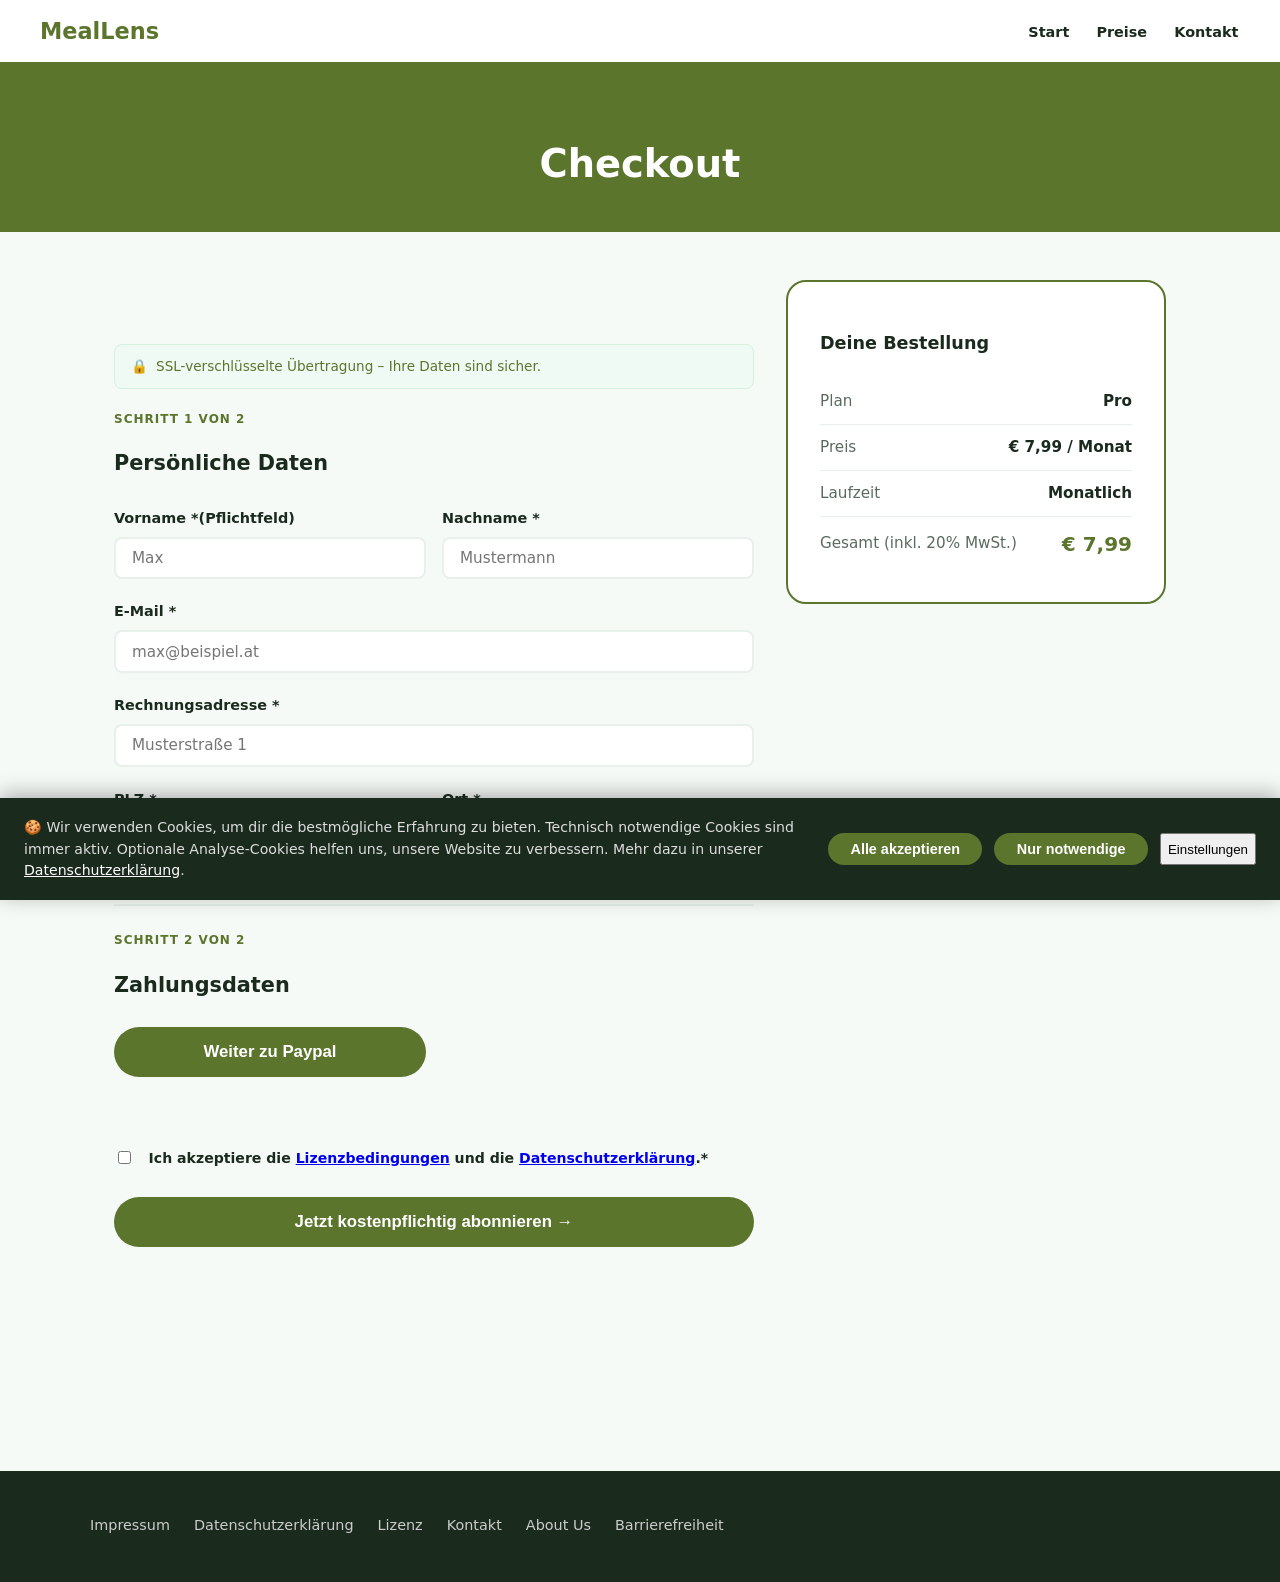
<file: checkout.html>
<!DOCTYPE html>
<html lang="de">
<head>
  <meta charset="UTF-8"/>
  <meta name="viewport" content="width=device-width, initial-scale=1.0"/>
  <meta name="description" content="MealLens Checkout – Abonnement abschließen"/>
  <title>Checkout – MealLens</title>
  <link rel="stylesheet" href="style.css"/>
  <style>
    .checkout-grid {
      display: grid;
      grid-template-columns: 1fr 380px;
      gap: 2rem;
      align-items: start;
      padding: 3rem 0 5rem;
    }
    @media (max-width: 800px) { .checkout-grid { grid-template-columns: 1fr; } }

    .order-summary {
      background: var(--white);
      border: 2px solid var(--green-400);
      border-radius: var(--radius-lg);
      padding: 2rem;
      position: sticky;
      top: 90px;
    }
    .order-summary h2 { font-size: 1.1rem; font-weight: 800; margin-bottom: 1.25rem; }
    .plan-row { display: flex; justify-content: space-between; align-items: center; padding: .6rem 0; border-bottom: 1px solid var(--gray-200); font-size: .95rem; }
    .plan-row:last-of-type { border-bottom: none; }
    .plan-row .label { color: var(--gray-500); }
    .plan-row .value { font-weight: 700; }
    .plan-row.total .value { color: var(--green-600); font-size: 1.25rem; }
    .plan-features-mini { list-style: none; padding: 0; margin: .75rem 0 0; }
    .plan-features-mini li { font-size: .85rem; color: var(--gray-500); padding: .2rem 0; }
    .plan-features-mini li::before { content: '✓ '; color: var(--green-600); font-weight: 800; }

    .checkout-form h2 { font-size: 1.3rem; font-weight: 800; margin-bottom: 1.5rem; }
    .step-label {
      font-size: .75rem;
      font-weight: 800;
      letter-spacing: 1px;
      text-transform: uppercase;
      color: var(--green-600);
      margin-bottom: .25rem;
      display: block;
    }
    .form-row { display: grid; grid-template-columns: 1fr 1fr; gap: 1rem; }
    @media (max-width: 500px) { .form-row { grid-template-columns: 1fr; } }

    .card-field {
      background: var(--gray-100);
      border: 2px solid var(--gray-200);
      border-radius: var(--radius-sm);
      padding: .65rem 1rem;
      font-size: .95rem;
      color: var(--gray-500);
      font-family: monospace;
    }

    #success-screen {
      display: none;
      text-align: center;
      padding: 4rem 2rem;
    }
    #success-screen .big-icon { font-size: 5rem; display: block; margin-bottom: 1rem; }
    #success-screen h2 { font-size: 1.8rem; font-weight: 800; color: var(--green-600); }
    #success-screen p { color: var(--gray-500); max-width: 440px; margin: .75rem auto 1.5rem; }

    .secure-badge {
      display: flex;
      align-items: center;
      gap: .5rem;
      background: var(--green-50);
      border: 1px solid var(--green-100);
      border-radius: var(--radius-sm);
      padding: .6rem 1rem;
      font-size: .85rem;
      color: var(--green-800);
      margin-bottom: 1.25rem;
    }
  </style>
</head>
<body>
  <a class="skip-link" href="#main-content">Zum Hauptinhalt springen</a>

  <header role="banner">
    <nav class="navbar" aria-label="Hauptnavigation">
      <div class="navbar-inner">
        <a class="nav-brand" href="index.html" aria-label="MealLens Startseite">
          MealLens
        </a>
        <ul class="nav-links" role="list">
          <li><a href="index.html">Start</a></li>
          <li><a href="index.html#pricing">Preise</a></li>
          <li><a href="kontakt.html">Kontakt</a></li>
        </ul>
      </div>
    </nav>
  </header>

  <main id="main-content">
    <div class="page-hero" style="padding:40px 1.5rem 30px;">
      <h1>Checkout</h1>
    </div>

    <div class="container">
      <div id="checkout-screen">
        <div class="checkout-grid">

          <section aria-labelledby="checkout-form-heading">
            <div class="checkout-form">
              <div class="secure-badge" role="note">
                <span aria-hidden="true">🔒</span>
                <span>SSL-verschlüsselte Übertragung – Ihre Daten sind sicher.</span>
              </div>

              <span class="step-label">Schritt 1 von 2</span>
              <h2 id="checkout-form-heading">Persönliche Daten</h2>

              <form id="checkout-form" novalidate>
                <div class="form-row">
                  <div class="form-group">
                    <label for="ch-vorname">Vorname <span aria-hidden="true">*</span><span class="sr-only">(Pflichtfeld)</span></label>
                    <input type="text" id="ch-vorname" autocomplete="given-name" placeholder="Max" required/>
                  </div>
                  <div class="form-group">
                    <label for="ch-nachname">Nachname <span aria-hidden="true">*</span></label>
                    <input type="text" id="ch-nachname" autocomplete="family-name" placeholder="Mustermann" required/>
                  </div>
                </div>

                <div class="form-group">
                  <label for="ch-email">E-Mail <span aria-hidden="true">*</span></label>
                  <input type="email" id="ch-email" autocomplete="email" placeholder="max@beispiel.at" required/>
                </div>

                <div class="form-group">
                  <label for="ch-adresse">Rechnungsadresse <span aria-hidden="true">*</span></label>
                  <input type="text" id="ch-adresse" autocomplete="street-address" placeholder="Musterstraße 1" required/>
                </div>

                <div class="form-row">
                  <div class="form-group">
                    <label for="ch-plz">PLZ <span aria-hidden="true">*</span></label>
                    <input type="text" id="ch-plz" autocomplete="postal-code" placeholder="1010" required/>
                  </div>
                  <div class="form-group">
                    <label for="ch-ort">Ort <span aria-hidden="true">*</span></label>
                    <input type="text" id="ch-ort" autocomplete="address-level2" placeholder="Wien" required/>
                  </div>
                </div>

                <hr style="border:none;border-top:2px solid var(--gray-200);margin:1.5rem 0;"/>
                <span class="step-label">Schritt 2 von 2</span>
                <h2 style="font-size:1.3rem;font-weight:800;margin-bottom:1.5rem;">Zahlungsdaten</h2>
                
                <div style="padding-bottom: 50px;" class="form-row">
                  <div class="form-group">
                    <button class="btn btn-primary" style="width:100%;font-size:1.05rem;padding:.8rem 2rem;">
                       Weiter zu Paypal
                    </button>
                  </div>
                </div>

                <div class="form-group" style="display:flex;align-items:flex-start;gap:.6rem;">
                  <input type="checkbox" id="ch-agb" required style="margin-top:.25rem;"/>
                  <label for="ch-agb" style="font-size:.88rem;">
                    Ich akzeptiere die <a href="lizenz.html">Lizenz&shy;bedingungen</a> und die
                    <a href="datenschutz.html">Datenschutzerklärung</a>.<span aria-hidden="true">*</span>
                  </label>
                </div>

                <div id="form-error" role="alert" aria-live="polite" style="color:#c0392b;font-size:.9rem;margin-bottom:1rem;display:none;"></div>

                <button type="submit" class="btn btn-primary" style="width:100%;font-size:1.05rem;padding:.8rem 2rem;">
                  Jetzt kostenpflichtig abonnieren →
                </button>
              
              </form>
            </div>
          </section>

       
          <aside aria-labelledby="summary-heading">
            <div class="order-summary">
              <h2 id="summary-heading">Deine Bestellung</h2>
              <div id="plan-display">
                <div class="plan-row">
                  <span class="label">Plan</span>
                  <span class="value" id="plan-name">Pro</span>
                </div>
                <div class="plan-row">
                  <span class="label">Preis</span>
                  <span class="value" id="plan-price">€ 7,99 / Monat</span>
                </div>
                <div class="plan-row">
                  <span class="label">Laufzeit</span>
                  <span class="value">Monatlich</span>
                </div>
                <div class="plan-row total">
                  <span class="label">Gesamt (inkl. 20% MwSt.)</span>
                  <span class="value" id="plan-total">€ 7,99</span>
                </div>
              </div>
                           
            </div>
          </aside>

        </div>
      </div>

    
      <div id="success-screen" role="status" aria-live="polite">
        <span class="big-icon" aria-hidden="true">🎉</span>
        <h2>Willkommen bei MealLens!</h2>
        <p>Dein Abonnement wurde erfolgreich abgeschlossen. Eine Bestätigung wurde an deine E-Mail-Adresse gesendet.</p>
        <a href="index.html" class="btn btn-primary">Zur Startseite</a>
      </div>
    </div>
  </main>

  <footer role="contentinfo">
    <div class="footer-inner">
      <nav aria-label="Footer-Navigation">
        <ul class="footer-links">
          <li><a href="impressum.html">Impressum</a></li>
          <li><a href="datenschutz.html">Datenschutzerklärung</a></li>
          <li><a href="lizenz.html">Lizenz</a></li>
          <li><a href="kontakt.html">Kontakt</a></li>
          <li><a href="about.html">About Us</a></li>
          <li><a href="barrierefreiheit.html">Barrierefreiheit</a></li>
        </ul>
      </nav>
      
    </div>
  </footer>

  <div id="cookie-banner" role="dialog" aria-modal="true" aria-label="Cookie-Einstellungen" aria-describedby="cookie-desc">
    <p id="cookie-desc">
      🍪 Wir verwenden Cookies, um dir die bestmögliche Erfahrung zu bieten. Technisch notwendige Cookies sind immer aktiv.
      Optionale Analyse-Cookies helfen uns, unsere Website zu verbessern.
      Mehr dazu in unserer <a style="color:white" href="datenschutz.html">Datenschutzerklärung</a>.
    </p>
    <div class="cookie-actions">
      <button id="btn-accept-cookies" class="btn-cookie-accept">Alle akzeptieren</button>
      <button id="btn-reject-cookies" class="btn-cookie-accept">Nur notwendige</button>
      <button id="btn-reject-cookies" class="btn-reject-cookies">Einstellungen</button>
    </div>
  </div>

  <script src="main.js"></script>
  <script>
    
    const plans = {
      basic:   { name: 'Basic',   price: 'Kostenlos',       total: '€ 0,00', features: ['5 Scans pro Tag','Grundrezepte','Nährwert-Übersicht'] },
      pro:     { name: 'Pro',     price: '€ 7,99 / Monat',  total: '€ 7,99', features: ['Unbegrenzte Scans','Erweiterte Rezepte','Nährwertanalyse','Einkaufsliste PDF'] },
      premium: { name: 'Premium', price: '€ 14,99 / Monat', total: '€ 14,99',features: ['Alles aus Pro','Offline-Modus','KI-Ernährungsplan','Familienfreigabe'] },
    };

    const params = new URLSearchParams(window.location.search);
    const planKey = params.get('plan') || 'pro';
    const plan = plans[planKey] || plans.pro;

    document.getElementById('plan-name').textContent  = plan.name;
    document.getElementById('plan-price').textContent = plan.price;
    document.getElementById('plan-total').textContent = plan.total;

    const featureList = document.getElementById('plan-features-mini');
    featureList.innerHTML = plan.features.map(f => `<li>${f}</li>`).join('');

    
    document.getElementById('checkout-form').addEventListener('submit', function (e) {
      e.preventDefault();
      const errEl = document.getElementById('form-error');
      const agb = document.getElementById('ch-agb');
      const email = document.getElementById('ch-email');
      const vorname = document.getElementById('ch-vorname');
      const nachname = document.getElementById('ch-nachname');

      if (!vorname.value || !nachname.value || !email.value || !agb.checked) {
        errEl.textContent = 'Bitte alle Pflichtfelder ausfüllen und die AGB akzeptieren.';
        errEl.style.display = 'block';
        ((!vorname.value ? vorname : !nachname.value ? nachname : !email.value ? email : agb)).focus();
        return;
      }
      errEl.style.display = 'none';
      document.getElementById('checkout-screen').style.display = 'none';
      document.getElementById('success-screen').style.display = 'block';
      window.scrollTo({ top: 0, behavior: 'smooth' });
    });
  </script>
</body>
</html>
</file>
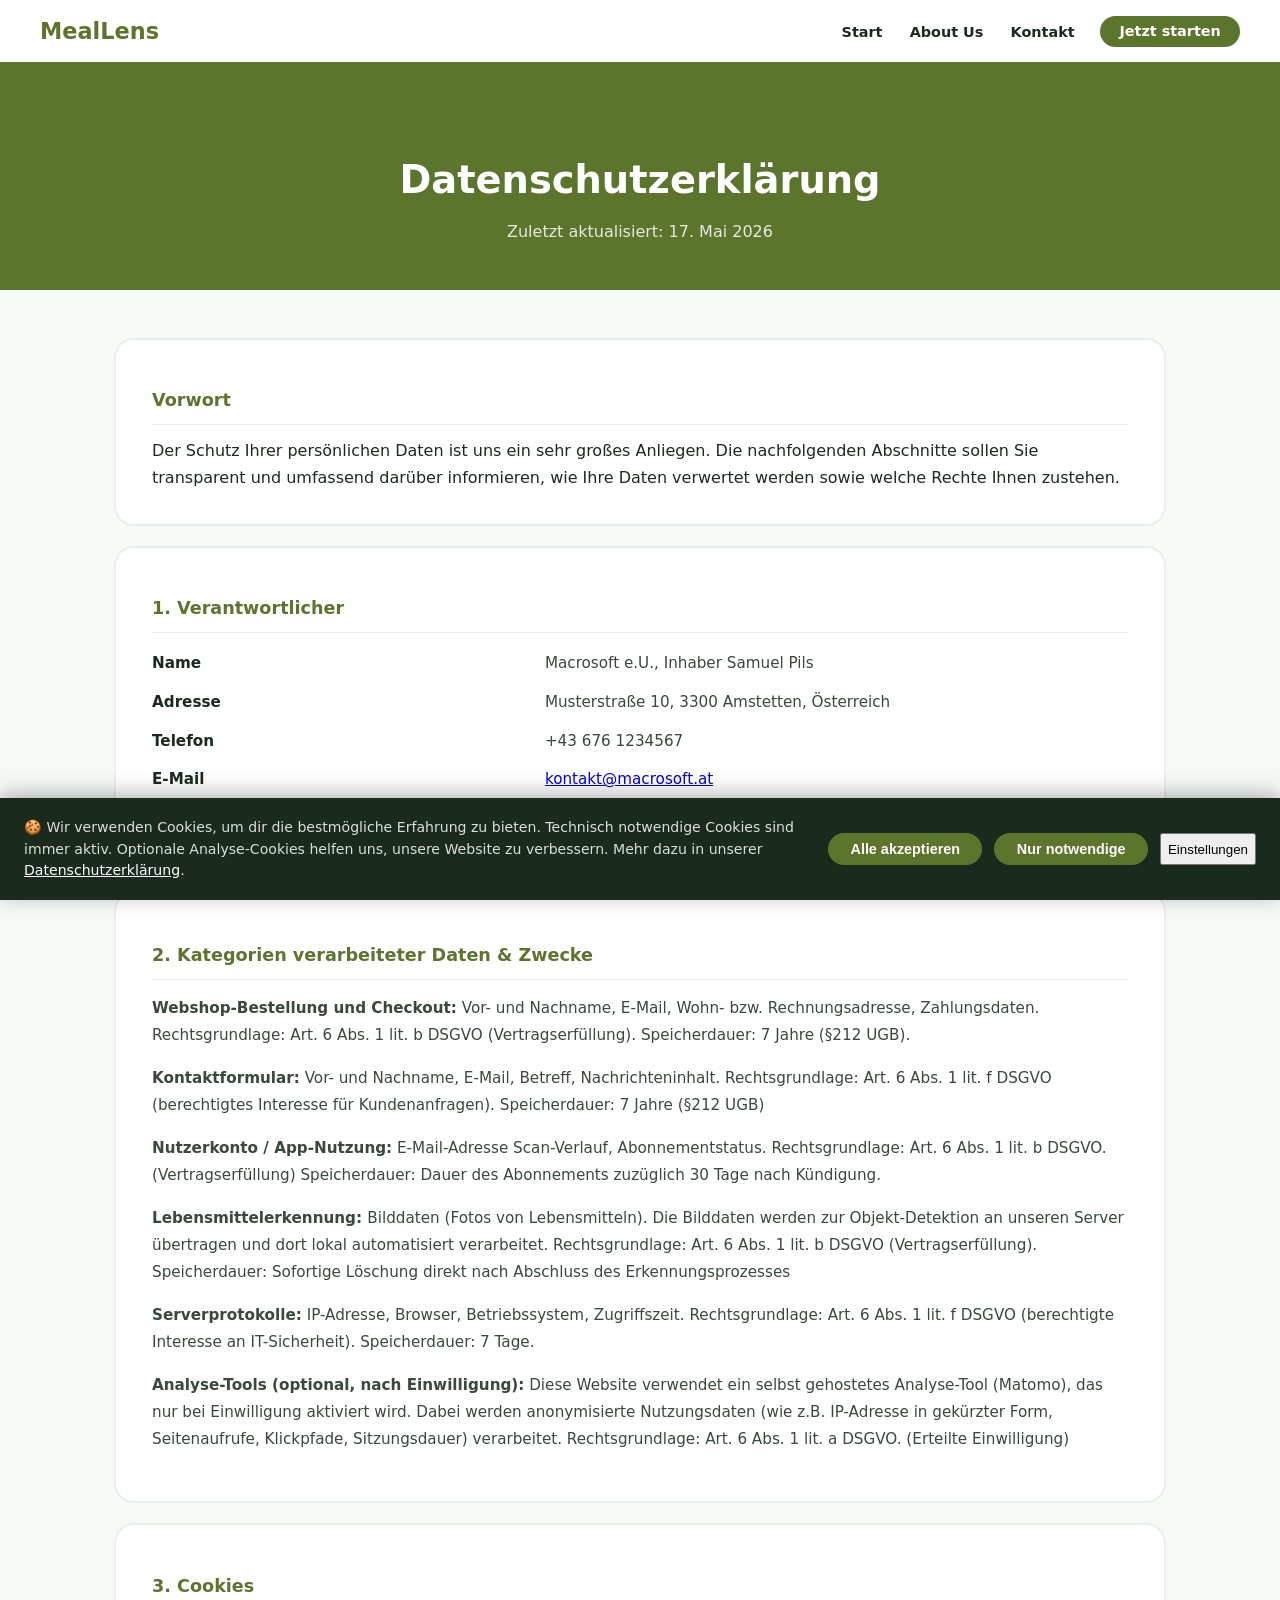
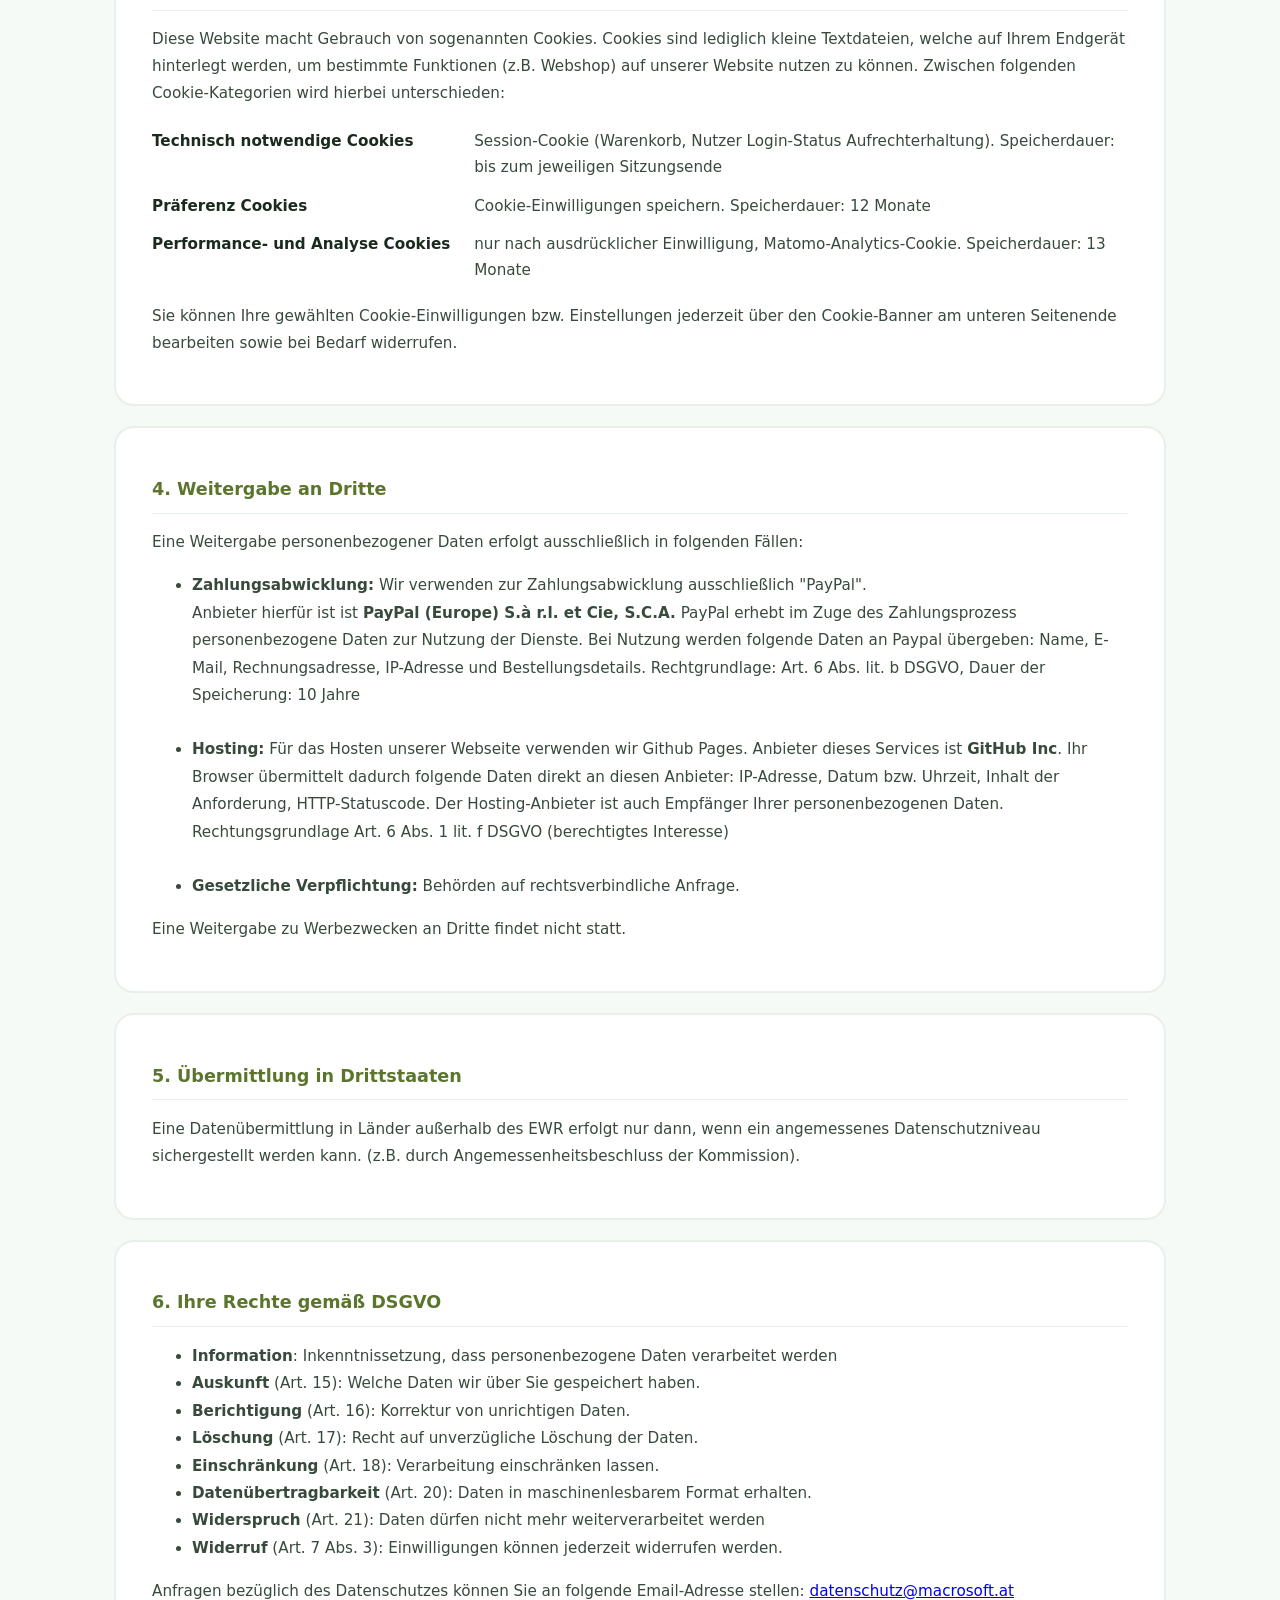
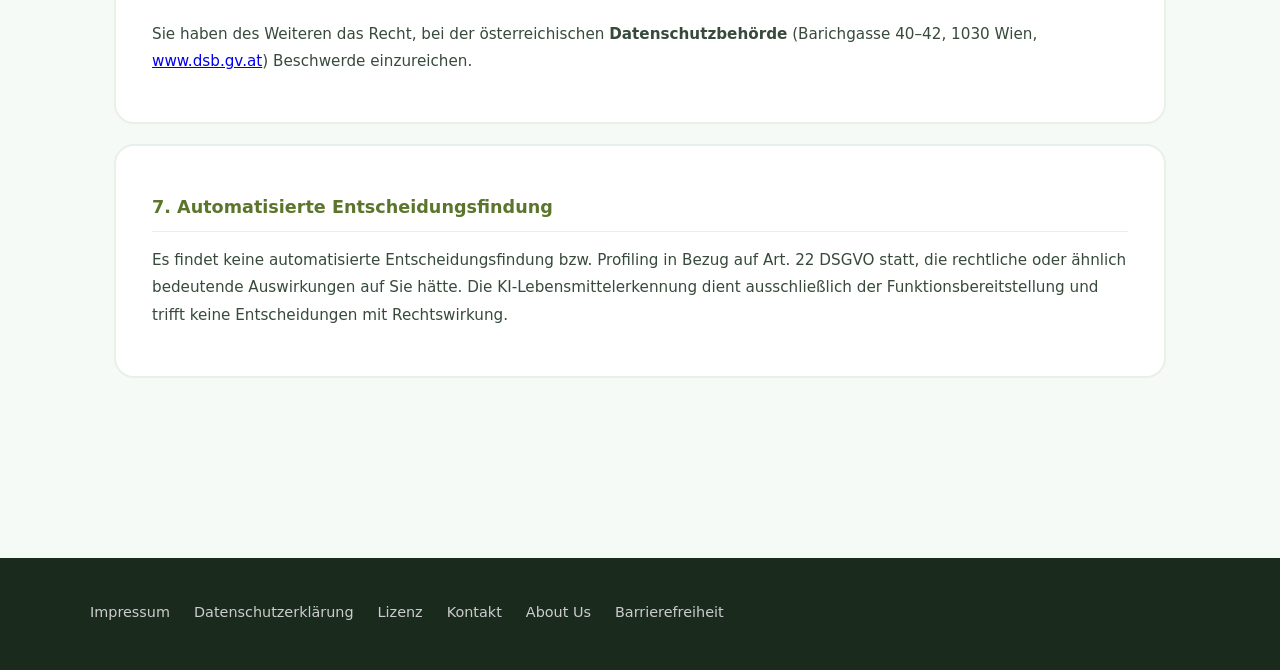
<file: datenschutz.html>
<!DOCTYPE html>
<html lang="de">
<head>
  <meta charset="UTF-8"/>
  <meta name="viewport" content="width=device-width, initial-scale=1.0"/>
  <meta name="description" content="Datenschutzerklärung MealLens – DSGVO-konforme Verarbeitung personenbezogener Daten."/>
  <title>Datenschutzerklärung – MealLens</title>
  <link rel="stylesheet" href="style.css"/>
</head>
<body>
  <a class="skip-link" href="#main-content">Zum Hauptinhalt springen</a>

  <header role="banner">
    <nav class="navbar" aria-label="Hauptnavigation">
      <div class="navbar-inner">
        <a class="nav-brand" href="index.html" aria-label="MealLens Startseite">
          MealLens
        </a>
        <ul class="nav-links" role="list">
          <li><a href="index.html">Start</a></li>
          <li><a href="about.html">About Us</a></li>
          <li><a href="kontakt.html">Kontakt</a></li>
          <li><a href="index.html#pricing" class="nav-cta">Jetzt starten</a></li>
        </ul>
      </div>
    </nav>
  </header>

  <main id="main-content">
    <div class="page-hero">
      <h1>Datenschutzerklärung</h1>
      <p>Zuletzt aktualisiert: 17. Mai 2026</p>
    </div>

    <div class="container" style="padding-top:3rem;padding-bottom:5rem;">
      
      <div class="legal-section">
        <h2>Vorwort</h2>
        Der Schutz Ihrer persönlichen Daten ist uns ein sehr großes Anliegen. Die nachfolgenden Abschnitte sollen Sie transparent und umfassend darüber informieren, wie Ihre Daten verwertet werden sowie welche Rechte Ihnen zustehen.
      </div>

      <div class="legal-section">
        <h2>1. Verantwortlicher</h2>
        <table aria-label="Kontaktdaten des Verantwortlichen">
          <tr><td>Name</td><td>Macrosoft e.U., Inhaber Samuel Pils</td></tr>
          <tr><td>Adresse</td><td>Musterstraße 10, 3300 Amstetten, Österreich</td></tr>
          <tr><td>Telefon</td><td>+43 676 1234567</td></tr>
          <tr><td>E-Mail</td><td><a href="mailto:kontakt@sfw.at">kontakt@macrosoft.at</a></td></tr>
          <tr><td>Datenschutzbeauftragter</td><td>Samuel Pils · <a href="mailto:datenschutz@sfw.at">datenschutz@macrosoft.at</a></td></tr>
        </table>
      </div>

      <div class="legal-section">
        <h2>2. Kategorien verarbeiteter Daten &amp; Zwecke</h2>
        <p><strong>Webshop-Bestellung und Checkout:</strong> Vor- und Nachname, E-Mail, Wohn- bzw. Rechnungsadresse, Zahlungsdaten. Rechtsgrundlage: Art. 6 Abs. 1 lit. b DSGVO (Vertragserfüllung). Speicherdauer: 7 Jahre (§212 UGB).</p>
        <p><strong>Kontaktformular:</strong> Vor- und Nachname, E-Mail, Betreff, Nachrichteninhalt. Rechtsgrundlage: Art. 6 Abs. 1 lit. f DSGVO (berechtigtes Interesse für Kundenanfragen). Speicherdauer: 7 Jahre (§212 UGB)</p>
        <p><strong>Nutzerkonto / App-Nutzung:</strong> E-Mail-Adresse Scan-Verlauf, Abonnementstatus. Rechtsgrundlage: Art. 6 Abs. 1 lit. b DSGVO. (Vertragserfüllung) Speicherdauer: Dauer des Abonnements zuzüglich 30 Tage nach Kündigung.</p>
        <p><strong>Lebensmittelerkennung: </strong> Bilddaten (Fotos von Lebensmitteln). Die Bilddaten werden zur Objekt-Detektion an unseren Server übertragen und dort lokal automatisiert verarbeitet. Rechtsgrundlage: Art. 6 Abs. 1 lit. b DSGVO (Vertragserfüllung). Speicherdauer: Sofortige Löschung direkt nach Abschluss des Erkennungsprozesses</p>
        <p><strong>Serverprotokolle:</strong> IP-Adresse, Browser, Betriebssystem, Zugriffszeit. Rechtsgrundlage: Art. 6 Abs. 1 lit. f DSGVO (berechtigte Interesse an IT-Sicherheit). Speicherdauer: 7 Tage.</p>
        <p><strong>Analyse-Tools (optional, nach Einwilligung):</strong> Diese Website verwendet ein selbst gehostetes Analyse-Tool (Matomo), das nur bei Einwilligung aktiviert wird. Dabei werden anonymisierte Nutzungsdaten (wie z.B. IP-Adresse in gekürzter Form, Seitenaufrufe, Klickpfade, Sitzungsdauer) verarbeitet. Rechtsgrundlage: Art. 6 Abs. 1 lit. a DSGVO. (Erteilte Einwilligung)</p>
      </div>

      <div class="legal-section">
        <h2>3. Cookies</h2>
        <p>Diese Website macht Gebrauch von sogenannten Cookies. Cookies sind lediglich kleine Textdateien, welche auf Ihrem Endgerät hinterlegt werden, um bestimmte Funktionen (z.B. Webshop) auf unserer Website nutzen zu können.
          Zwischen folgenden Cookie-Kategorien wird hierbei unterschieden:</p>
        <table aria-label="Cookie-Übersicht">
          <tr><td><strong>Technisch notwendige Cookies</strong></td><td>Session-Cookie (Warenkorb, Nutzer Login-Status Aufrechterhaltung). Speicherdauer: bis zum jeweiligen Sitzungsende</td></tr>
          <tr><td><strong>Präferenz Cookies</strong></td><td>Cookie-Einwilligungen speichern. Speicherdauer: 12 Monate</td></tr>
          <tr><td><strong>Performance- und Analyse Cookies </strong></td><td>nur nach ausdrücklicher Einwilligung, Matomo-Analytics-Cookie. Speicherdauer: 13 Monate</td></tr>
        </table>
        <p style="margin-top:.75rem;">Sie können Ihre gewählten Cookie-Einwilligungen bzw. Einstellungen jederzeit über den Cookie-Banner am unteren Seitenende bearbeiten sowie bei Bedarf widerrufen.</p>
      </div>

      <div class="legal-section">
        <h2>4. Weitergabe an Dritte</h2>
        <p>Eine Weitergabe personenbezogener Daten erfolgt ausschließlich in folgenden Fällen:</p>
        <ul>
          <li><strong>Zahlungsabwicklung:</strong> Wir verwenden zur Zahlungsabwicklung ausschließlich "PayPal". <br>Anbieter hierfür ist ist <strong>PayPal (Europe) S.à r.l. et Cie, S.C.A.</strong> PayPal erhebt im Zuge des Zahlungsprozess personenbezogene Daten zur Nutzung der Dienste. Bei Nutzung werden folgende Daten an Paypal übergeben: Name, E-Mail, Rechnungsadresse, IP-Adresse und Bestellungsdetails.
            Rechtgrundlage: Art. 6 Abs. lit. b DSGVO, Dauer der Speicherung: 10 Jahre</li>
            <br>
          <li><strong>Hosting:</strong> Für das Hosten unserer Webseite verwenden wir Github Pages. Anbieter dieses Services ist <strong>GitHub Inc</strong>. Ihr Browser übermittelt dadurch folgende Daten direkt an diesen Anbieter: IP-Adresse, Datum bzw. Uhrzeit, Inhalt der Anforderung, HTTP-Statuscode. Der Hosting-Anbieter ist auch Empfänger Ihrer personenbezogenen Daten. Rechtungsgrundlage Art. 6 Abs. 1 lit. f DSGVO (berechtigtes Interesse) </li>
          <br>
          <li><strong>Gesetzliche Verpflichtung:</strong> Behörden auf rechtsverbindliche Anfrage.</li>
        </ul>
        <p>Eine Weitergabe zu Werbezwecken an Dritte findet nicht statt.</p>
      </div>

      <div class="legal-section">
        <h2>5. Übermittlung in Drittstaaten</h2>
        <p>Eine Datenübermittlung in Länder außerhalb des EWR erfolgt nur dann, wenn ein angemessenes Datenschutzniveau sichergestellt werden kann. (z.B. durch Angemessenheitsbeschluss der Kommission).</p>
      </div>

      <div class="legal-section">
        <h2>6. Ihre Rechte gemäß DSGVO</h2>
        <ul>
           <li><strong>Information</strong>: Inkenntnissetzung, dass personenbezogene Daten verarbeitet werden</li>
          <li><strong>Auskunft</strong> (Art. 15): Welche Daten wir über Sie gespeichert haben.</li>
          <li><strong>Berichtigung</strong> (Art. 16): Korrektur von unrichtigen Daten.</li>
          <li><strong>Löschung</strong> (Art. 17): Recht auf unverzügliche Löschung der Daten.</li>
          <li><strong>Einschränkung</strong> (Art. 18): Verarbeitung einschränken lassen.</li>
          <li><strong>Datenübertragbarkeit</strong> (Art. 20): Daten in maschinenlesbarem Format erhalten.</li>
          <li><strong>Widerspruch</strong> (Art. 21): Daten dürfen nicht mehr weiterverarbeitet werden</li>
          <li><strong>Widerruf</strong> (Art. 7 Abs. 3): Einwilligungen können jederzeit widerrufen werden.</li>
        </ul>
        <p>Anfragen bezüglich des Datenschutzes können Sie an folgende Email-Adresse stellen: <a href="mailto:datenschutz@sfw.at">datenschutz@macrosoft.at</a></p>
        <p>Sie haben des Weiteren das Recht, bei der österreichischen <strong>Datenschutzbehörde</strong> (Barichgasse 40–42, 1030 Wien, <a href="https://www.dsb.gv.at" rel="noopener">www.dsb.gv.at</a>) Beschwerde einzureichen.</p>
      </div>

      <div class="legal-section">
        <h2>7. Automatisierte Entscheidungsfindung</h2>
        <p>Es findet keine automatisierte Entscheidungsfindung bzw. Profiling in Bezug auf Art. 22 DSGVO statt, die rechtliche oder ähnlich bedeutende Auswirkungen auf Sie hätte. Die KI-Lebensmittelerkennung dient ausschließlich der Funktionsbereitstellung und trifft keine Entscheidungen mit Rechtswirkung.</p>
      </div>

    </div>
  </main>

  <footer role="contentinfo">
    <div class="footer-inner">
      <nav aria-label="Footer-Navigation">
        <ul class="footer-links">
          <li><a href="impressum.html">Impressum</a></li>
          <li><a href="datenschutz.html">Datenschutzerklärung</a></li>
          <li><a href="lizenz.html">Lizenz</a></li>
          <li><a href="kontakt.html">Kontakt</a></li>
          <li><a href="about.html">About Us</a></li>
          <li><a href="barrierefreiheit.html">Barrierefreiheit</a></li>
        </ul>
      </nav>
    </div>
  </footer>

  <div id="cookie-banner" role="dialog" aria-modal="true" aria-label="Cookie-Einstellungen" aria-describedby="cookie-desc">
    <p id="cookie-desc">
      🍪 Wir verwenden Cookies, um dir die bestmögliche Erfahrung zu bieten. Technisch notwendige Cookies sind immer aktiv.
      Optionale Analyse-Cookies helfen uns, unsere Website zu verbessern.
      Mehr dazu in unserer <a style="color:white" href="datenschutz.html">Datenschutzerklärung</a>.
    </p>
    <div class="cookie-actions">
      <button id="btn-accept-cookies" class="btn-cookie-accept">Alle akzeptieren</button>
      <button id="btn-reject-cookies" class="btn-cookie-accept">Nur notwendige</button>
      <button id="btn-reject-cookies" class="btn-reject-cookies">Einstellungen</button>
    </div>
  </div>
  <script src="main.js"></script>
</body>
</html>
</file>
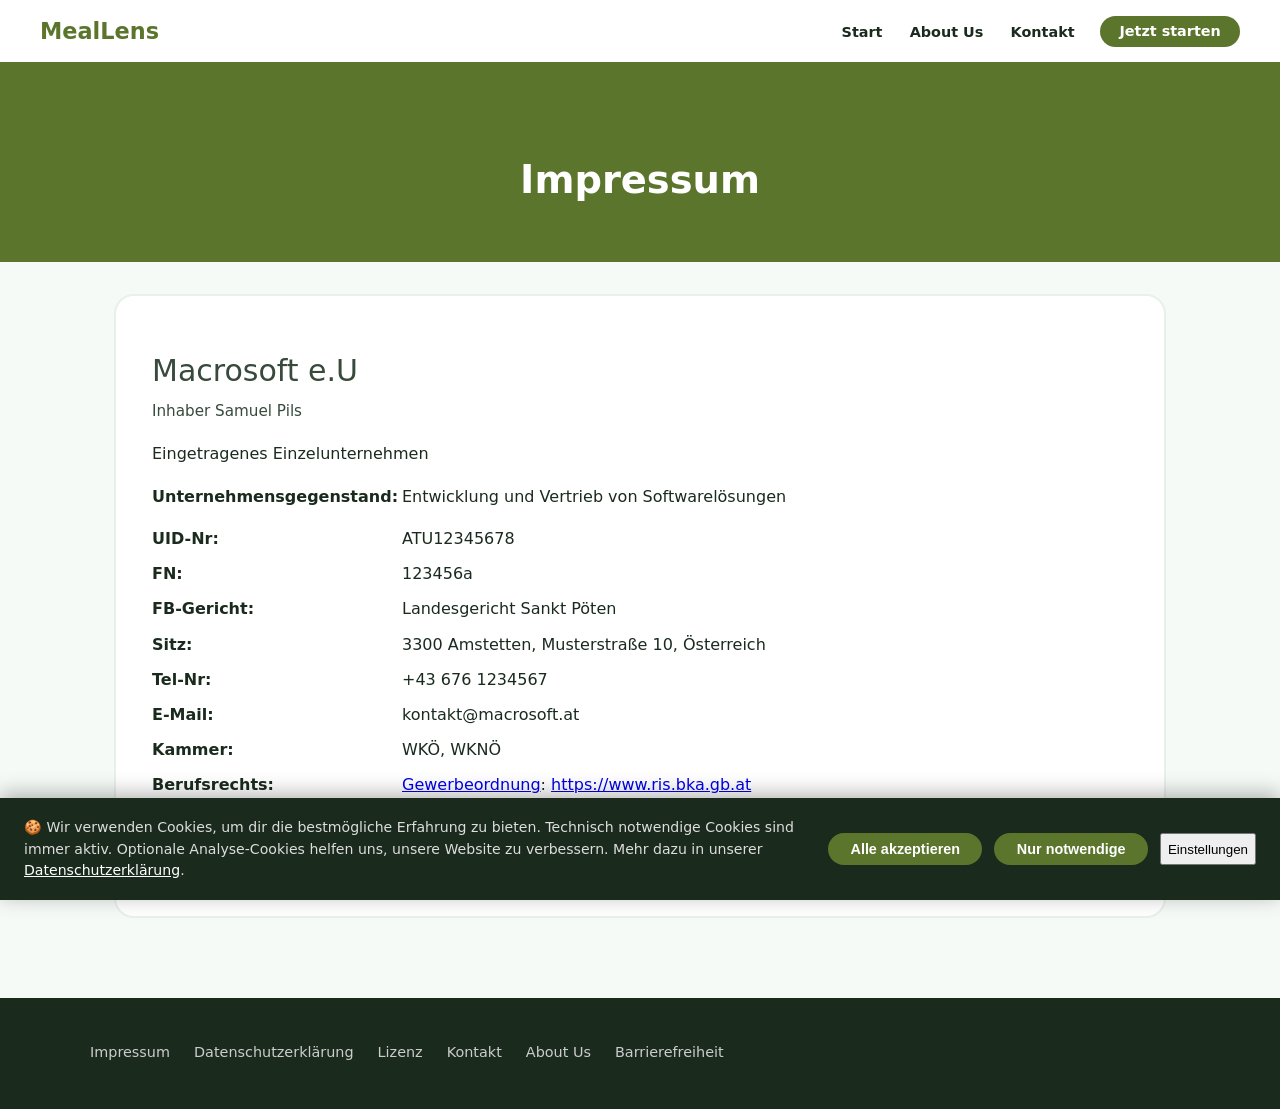
<file: impressum.html>
<!DOCTYPE html>
<html lang="de">
<head>
  <meta charset="UTF-8"/>
  <meta name="viewport" content="width=device-width, initial-scale=1.0"/>
  <meta name="description" content="Impressum"/>
  <title>Impressum</title>
  <link rel="stylesheet" href="style.css"/>
  <style>
    .about-intro { display: grid; grid-template-columns: 1fr 1fr; gap: 3rem; align-items: center; margin-bottom: 4rem; }
    @media(max-width:700px){ .about-intro { grid-template-columns: 1fr; } }
    .about-intro img, .about-intro .img-placeholder {
      border-radius: var(--radius-lg);
      width: 100%;
    }
    .img-placeholder {
      background: var(--green-50);
      border: 2px solid var(--green-100);
      height: 260px;
      display: flex;
      align-items: center;
      justify-content: center;
      font-size: 5rem;
    }

    .brands-grid { display: grid; grid-template-columns: repeat(auto-fit, minmax(280px, 1fr)); gap: 2rem; margin-top: 2rem; }
    .brand-card {
      background: var(--white);
      border: 2px solid var(--gray-200);
      border-radius: var(--radius-lg);
      padding: 2rem;
      text-align: center;
    }
    .brand-card:hover { border-color: var(--green-400); }
    .brand-card h3 { font-weight: 800; margin: 1rem 0 .5rem; }
    .brand-card .nizza { font-size: .78rem; font-weight: 700; color: var(--green-600); background: var(--green-50); padding: .2rem .7rem; border-radius: 50px; display: inline-block; margin-top: .5rem; }
    .brand-card p { font-size: .88rem; color: var(--gray-500); margin-top: .75rem; }


    .team-grid { display: grid; grid-template-columns: repeat(auto-fit, minmax(200px, 1fr)); gap: 1.5rem; margin-top: 2rem; }
    .team-card { background: var(--white); border: 2px solid var(--gray-200); border-radius: var(--radius-lg); padding: 1.75rem; text-align: center; }
    .team-avatar { font-size: 3.5rem; display: block; margin-bottom: .75rem; }
    .team-card h3 { font-weight: 700; font-size: 1rem; margin: 0; }
    .team-card p { font-size: .85rem; color: var(--gray-500); margin: .3rem 0 0; }

    .media-table { width: 100%; border-collapse: collapse; font-size: .88rem; }
    .media-table th { background: var(--green-50); color: var(--green-800); padding: .65rem .75rem; text-align: left; font-weight: 700; border-bottom: 2px solid var(--green-100); }
    .media-table td { padding: .55rem .75rem; border-bottom: 1px solid var(--gray-200); color: var(--gray-700); vertical-align: top; }
    .media-table tr:last-child td { border-bottom: none; }

    .info-row {
    display: flex;
    margin-bottom: 8px;
    }

    .label {
        width: 250px;
        font-weight: bold;
    }

    .value {
        flex: 1;
    }

    section { padding: 3rem 0; }
  </style>
</head>
<body>
  <a class="skip-link" href="#main-content">Zum Hauptinhalt springen</a>

  <header role="banner">
    <nav class="navbar" aria-label="Hauptnavigation">
      <div class="navbar-inner">
        <a class="nav-brand" href="index.html" aria-label="MealLens Startseite">
          MealLens
        </a>
        <ul class="nav-links" role="list">
          <li><a href="index.html">Start</a></li>
          <li><a href="about.html">About Us</a></li>
          <li><a href="kontakt.html">Kontakt</a></li>
          <li><a href="index.html#pricing" class="nav-cta">Jetzt starten</a></li>
        </ul>
      </div>
    </nav>
  </header>

  <main id="main-content">
    <div class="page-hero">
      <h1>Impressum</h1>
    </div>

    <div class="container">

      <div class="legal-section" style="margin-top:2rem;">
        <p>
            <span style="font-size: 30px;">Macrosoft e.U</span> <br>
            Inhaber Samuel Pils
        </p>

        
        <div class="info-row">
          Eingetragenes Einzelunternehmen
        </div>
     
        
        <p>
          <div class="info-row">
            <div class="label">Unternehmensgegenstand:</div>
            <div class="value">Entwicklung und Vertrieb von Softwarelösungen</div>
          </div>
        </p>

        
        <p>
          <div class="info-row">
            <div class="label">UID-Nr:</div>
            <div class="value">ATU12345678</div>
          </div>

          <div class="info-row">
            <div class="label">FN:</div>
            <div class="value">123456a</div>
          </div>

          <div class="info-row">
            <div class="label">FB-Gericht:</div>
            <div class="value">Landesgericht Sankt Pöten</div>
          </div>

          <div class="info-row">
            <div class="label">Sitz:</div>
            <div class="value">3300 Amstetten, Musterstraße 10, Österreich</div>
          </div>

          <div class="info-row">
            <div class="label">Tel-Nr:</div>
            <div class="value">+43 676 1234567</div>
          </div>

          <div class="info-row">
            <div class="label">E-Mail:</div>
            <div class="value">kontakt@macrosoft.at</div>
          </div>

          <div class="info-row">
            <div class="label">Kammer:</div>
            <div class="value">WKÖ, WKNÖ</div>
          </div>

          <div class="info-row">
            <div class="label">Berufsrechts:</div>
            <div class="value"><a href="https://www.ris.bka.gv.at/GeltendeFassung.wxe?Abfrage=Bundesnormen&Gesetzesnummer=10007517" >Gewerbeordnung</a>: <a href="https://www.ris.bka.gb.at">https://www.ris.bka.gb.at</a> </div>
          </div>

          <div class="info-row">
            <div class="label">Bezirkshauptmannschaft:</div>
            <div class="value">Amstetten</div>
          </div>

          <div class="info-row">
            <div class="label">Berufsbezeichnung:</div>
            <div class="value">Softwareentwickler</div>
          </div>
          
        </p>

      </div>
    </div>
  </main>

  <footer role="contentinfo">
    <div class="footer-inner">
      <nav aria-label="Footer-Navigation">
        <ul class="footer-links">
          <li><a href="impressum.html">Impressum</a></li>
          <li><a href="datenschutz.html">Datenschutzerklärung</a></li>
          <li><a href="lizenz.html">Lizenz</a></li>
          <li><a href="kontakt.html">Kontakt</a></li>
          <li><a href="about.html">About Us</a></li>
          <li><a href="barrierefreiheit.html">Barrierefreiheit</a></li>
        </ul>
      </nav>
    </div>
  </footer>

  <div id="cookie-banner" role="dialog" aria-modal="true" aria-label="Cookie-Einstellungen" aria-describedby="cookie-desc">
    <p id="cookie-desc">
      🍪 Wir verwenden Cookies, um dir die bestmögliche Erfahrung zu bieten. Technisch notwendige Cookies sind immer aktiv.
      Optionale Analyse-Cookies helfen uns, unsere Website zu verbessern.
      Mehr dazu in unserer <a style="color:white" href="datenschutz.html">Datenschutzerklärung</a>.
    </p>
    <div class="cookie-actions">
      <button id="btn-accept-cookies" class="btn-cookie-accept">Alle akzeptieren</button>
      <button id="btn-reject-cookies" class="btn-cookie-accept">Nur notwendige</button>
      <button id="btn-reject-cookies" class="btn-reject-cookies">Einstellungen</button>
    </div>
  </div>

  <script src="main.js"></script>
</body>
</html>
</file>
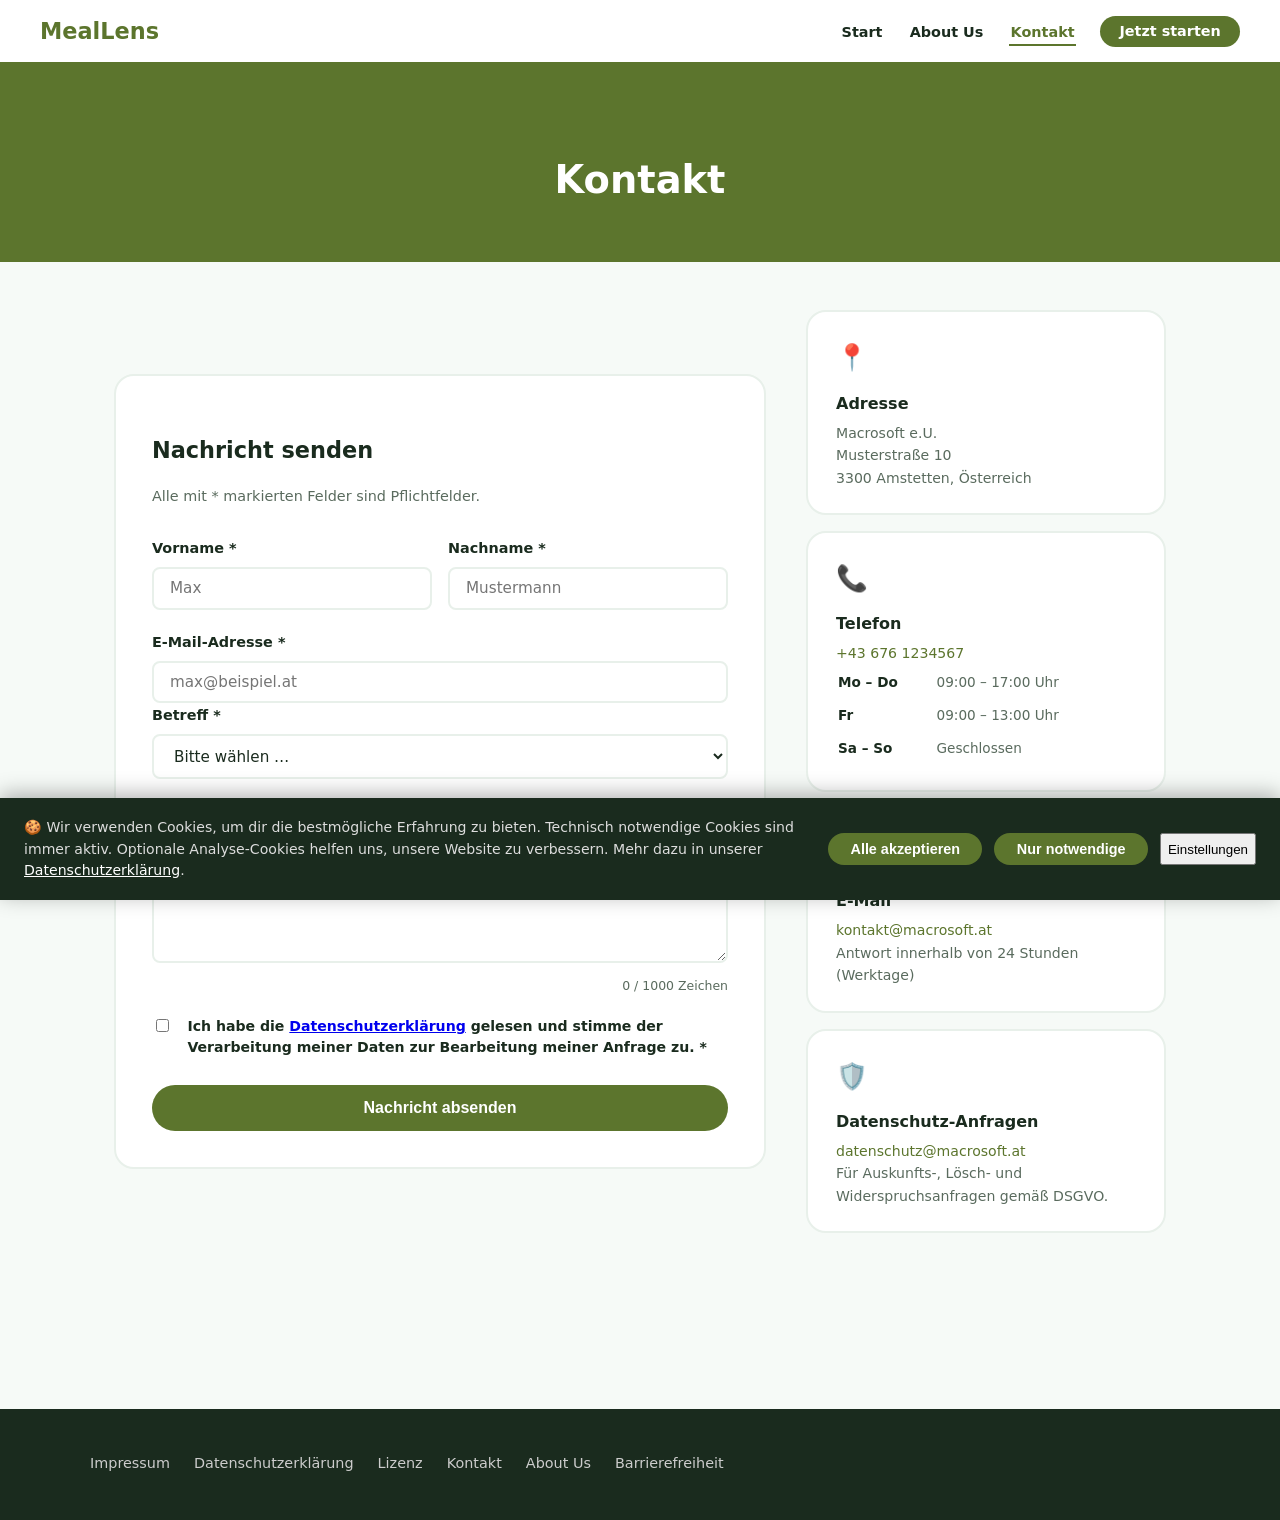
<file: kontakt.html>
<!DOCTYPE html>
<html lang="de">
<head>
  <meta charset="UTF-8"/>
  <meta name="viewport" content="width=device-width, initial-scale=1.0"/>
  <meta name="description" content="Kontaktieren Sie MealLens – Kontaktformular, Adresse, Telefon und E-Mail"/>
  <title>Kontakt – MealLens</title>
  <link rel="stylesheet" href="style.css"/>
  <style>
    .contact-grid {
      display: grid;
      grid-template-columns: 1fr 360px;
      gap: 2.5rem;
      align-items: start;
      padding: 3rem 0 5rem;
    }
    @media (max-width: 820px) { .contact-grid { grid-template-columns: 1fr; } }

    .info-card {
      background: var(--white);
      border: 2px solid var(--gray-200);
      border-radius: var(--radius-lg);
      padding: 1.5rem 1.75rem;
      margin-bottom: 1rem;
      transition: border-color .2s;
    }
    .info-card:hover { border-color: var(--green-400); }
    .info-card .ic-icon { font-size: 1.6rem; display: block; margin-bottom: .6rem; }
    .info-card h3 { font-size: 1rem; font-weight: 700; margin: 0 0 .3rem; }
    .info-card p  { font-size: .88rem; color: var(--gray-500); margin: 0; line-height: 1.6; }
    .info-card a  { color: var(--green-600); text-decoration: none; }
    .info-card a:hover { text-decoration: underline; }


    .form-card {
      background: var(--white);
      border: 2px solid var(--gray-200);
      border-radius: var(--radius-lg);
      padding: 2.25rem;
    }
    .form-card h2 { font-size: 1.4rem; font-weight: 800; margin-bottom: .25rem; }
    .form-card .subtitle { color: var(--gray-500); font-size: .9rem; margin-bottom: 1.75rem; }

    .form-row { display: grid; grid-template-columns: 1fr 1fr; gap: 1rem; }
    @media (max-width: 500px) { .form-row { grid-template-columns: 1fr; } }

    .char-count { font-size: .78rem; color: var(--gray-500); text-align: right; margin-top: .25rem; }

    #success-msg {
      display: none;
      background: #e8f8ed;
      border: 2px solid var(--green-400);
      border-radius: var(--radius-md);
      padding: 1.5rem;
      text-align: center;
    }
    #success-msg .icon { font-size: 3rem; display: block; margin-bottom: .75rem; }
    #success-msg h3 { font-weight: 800; color: var(--green-800); margin-bottom: .4rem; }
    #success-msg p  { color: var(--gray-500); font-size: .9rem; margin: 0; }

    #form-error {
      display: none;
      background: #fdf0f0;
      border: 2px solid #e74c3c;
      border-radius: var(--radius-sm);
      padding: .75rem 1rem;
      color: #c0392b;
      font-size: .88rem;
      margin-bottom: 1rem;
    }

    .map-placeholder {
      background: var(--green-50);
      border: 2px solid var(--green-100);
      border-radius: var(--radius-lg);
      height: 180px;
      display: flex;
      flex-direction: column;
      align-items: center;
      justify-content: center;
      color: var(--green-800);
      font-size: .9rem;
      gap: .5rem;
      margin-bottom: 1rem;
    }
    .map-placeholder span { font-size: 2.5rem; }

    .hours-table { width: 100%; font-size: .85rem; }
    .hours-table td { padding: .25rem 0; color: var(--gray-500); }
    .hours-table td:first-child { font-weight: 600; color: var(--dark); }
  </style>
</head>
<body>
  <a class="skip-link" href="#main-content">Zum Hauptinhalt springen</a>

  <header role="banner">
    <nav class="navbar" aria-label="Hauptnavigation">
      <div class="navbar-inner">
        <a class="nav-brand" href="index.html" aria-label="MealLens Startseite">
          MealLens
        </a>
        <ul class="nav-links" role="list">
          <li><a href="index.html">Start</a></li>
          <li><a href="about.html">About Us</a></li>
          <li><a href="kontakt.html" aria-current="page">Kontakt</a></li>
          <li><a href="index.html#pricing" class="nav-cta">Jetzt starten</a></li>
        </ul>
      </div>
    </nav>
  </header>

  <main id="main-content">
    <div class="page-hero">
      <h1>Kontakt</h1>
    </div>

    <div class="container">
      <div class="contact-grid">

        <section aria-labelledby="form-heading">
          <div class="form-card">
            <h2 id="form-heading">Nachricht senden</h2>
            <p class="subtitle">Alle mit <span aria-hidden="true">*</span> markierten Felder sind Pflichtfelder.</p>

            <div id="success-msg" role="status" aria-live="polite">
              <span class="icon" aria-hidden="true">✅</span>
              <h3>Nachricht gesendet!</h3>
              <p>Vielen Dank für Ihre Anfrage. Wir werden uns baldmöglichst bei Ihnen melden.</p>
            </div>

      
            <div id="form-error" role="alert" aria-live="polite"></div>

            <form id="contact-form" novalidate>

    
              <div class="form-row">
                <div class="form-group">
                  <label for="cf-vorname">
                    Vorname <span aria-hidden="true">*</span>
                  </label>
                  <input
                    type="text"
                    id="cf-vorname"
                    name="vorname"
                    autocomplete="given-name"
                    placeholder="Max"
                    required
                    aria-required="true"
                  />
                </div>
                <div class="form-group">
                  <label for="cf-nachname">
                    Nachname <span aria-hidden="true">*</span>
                  </label>
                  <input
                    type="text"
                    id="cf-nachname"
                    name="nachname"
                    autocomplete="family-name"
                    placeholder="Mustermann"
                    required
                    aria-required="true"
                  />
                </div>
              </div>

          
              <div class="form-group">
                <label for="cf-email">
                  E-Mail-Adresse <span aria-hidden="true">*</span>
                </label>
                <input
                  type="email"
                  id="cf-email"
                  name="email"
                  autocomplete="email"
                  placeholder="max@beispiel.at"
                  required
                  aria-required="true
                />
      
              </div>

             
              <div class="form-group">
                <label for="cf-betreff">
                  Betreff <span aria-hidden="true">*</span>
                </label>
                <select
                  id="cf-betreff"
                  name="betreff"
                  required
                  aria-required="true"
                >
                  <option value="" disabled selected>Bitte wählen …</option>
                  <option value="support">Technischer Support</option>
                  <option value="abo">Abonnement &amp; Abrechnung</option>
                  <option value="feedback">Feedback &amp; Verbesserungsvorschläge</option>
                  <option value="presse">Presse &amp; Kooperationen</option>
                  <option value="datenschutz">Datenschutz-Anfrage</option>
                  <option value="sonstiges">Sonstiges</option>
                </select>
              </div>

            
              <div class="form-group">
                <label for="cf-nachricht">
                  Nachricht <span aria-hidden="true">*</span>
                </label>
                <textarea
                  id="cf-nachricht"
                  name="nachricht"
                  rows="6"
                  maxlength="1000"
                  placeholder="Wie können wir Ihnen helfen?"
                  required
                  aria-required="true"
                  aria-describedby="cf-char-count"
                ></textarea>
                <p class="char-count" id="cf-char-count" aria-live="polite">
                  <span id="char-num">0</span> / 1000 Zeichen
                </p>
              </div>

              <div class="form-group" style="display:flex;align-items:flex-start;gap:.65rem;">
                <input
                  type="checkbox"
                  id="cf-dsgvo"
                  name="dsgvo"
                  required
                  aria-required="true"
                  style="margin-top:.2rem;flex-shrink:0;"
                />
                <label for="cf-dsgvo" style="font-size:.88rem;line-height:1.5;">
                  Ich habe die <a href="datenschutz.html">Datenschutzerklärung</a> gelesen und stimme der Verarbeitung meiner Daten zur Bearbeitung meiner Anfrage zu.
                  <span aria-hidden="true">*</span>
                </label>
              </div>

              <button type="submit" class="btn btn-primary" style="width:100%;font-size:1rem;padding:.75rem 2rem;">
                Nachricht absenden
              </button>

            </form>
          </div>
        </section>

    
        <aside aria-label="Kontaktinformationen">

          <div class="info-card">
            <span class="ic-icon" aria-hidden="true">📍</span>
            <h3>Adresse</h3>
            <p>
              Macrosoft e.U.<br/>
              Musterstraße 10<br/>
              3300 Amstetten, Österreich
            </p>
          </div>

          <div class="info-card">
            <span class="ic-icon" aria-hidden="true">📞</span>
            <h3>Telefon</h3>
            <p>
              <a href="tel:+436761234567">+43 676 1234567</a><br/>
              <table class="hours-table" aria-label="Öffnungszeiten Telefonkontakt">
                <tr><td>Mo – Do</td><td>09:00 – 17:00 Uhr</td></tr>
                <tr><td>Fr</td><td>09:00 – 13:00 Uhr</td></tr>
                <tr><td>Sa – So</td><td>Geschlossen</td></tr>
              </table>
            </p>
          </div>

          <div class="info-card">
            <span class="ic-icon" aria-hidden="true">📧</span>
            <h3>E-Mail</h3>
            <p>
              <a href="mailto:kontakt@macrosoft.at">kontakt@macrosoft.at</a><br/>
              Antwort innerhalb von 24 Stunden (Werktage)
            </p>
          </div>

          <div class="info-card">
            <span class="ic-icon" aria-hidden="true">🛡️</span>
            <h3>Datenschutz-Anfragen</h3>
            <p>
              <a href="mailto:datenschutz@sfw.at">datenschutz@macrosoft.at</a><br/>
              Für Auskunfts-, Lösch- und Widerspruchsanfragen gemäß DSGVO.
            </p>
          </div>

        </aside>

      </div>
    </div>
  </main>
  <footer role="contentinfo">
    <div class="footer-inner">
      <nav aria-label="Footer-Navigation">
        <ul class="footer-links">
          <li><a href="impressum.html">Impressum</a></li>
          <li><a href="datenschutz.html">Datenschutzerklärung</a></li>
          <li><a href="lizenz.html">Lizenz</a></li>
          <li><a href="kontakt.html">Kontakt</a></li>
          <li><a href="about.html">About Us</a></li>
          <li><a href="barrierefreiheit.html">Barrierefreiheit</a></li>
        </ul>
      </nav>
    </div>
  </footer>


  <div id="cookie-banner" role="dialog" aria-modal="true" aria-label="Cookie-Einstellungen" aria-describedby="cookie-desc">
    <p id="cookie-desc">
      🍪 Wir verwenden Cookies, um dir die bestmögliche Erfahrung zu bieten. Technisch notwendige Cookies sind immer aktiv.
      Optionale Analyse-Cookies helfen uns, unsere Website zu verbessern.
      Mehr dazu in unserer <a style="color:white" href="datenschutz.html">Datenschutzerklärung</a>.
    </p>
    <div class="cookie-actions">
      <button id="btn-accept-cookies" class="btn-cookie-accept">Alle akzeptieren</button>
      <button id="btn-reject-cookies" class="btn-cookie-accept">Nur notwendige</button>
      <button id="btn-reject-cookies" class="btn-reject-cookies">Einstellungen</button>
    </div>
  </div>

  <script src="main.js"></script>
  <script>
    
    const textarea = document.getElementById('cf-nachricht');
    const charNum  = document.getElementById('char-num');
    textarea.addEventListener('input', function () {
      charNum.textContent = this.value.length;
    });

   
    document.getElementById('contact-form').addEventListener('submit', function (e) {
      e.preventDefault();

      const vorname  = document.getElementById('cf-vorname');
      const nachname = document.getElementById('cf-nachname');
      const email    = document.getElementById('cf-email');
      const betreff  = document.getElementById('cf-betreff');
      const nachricht= document.getElementById('cf-nachricht');
      const dsgvo    = document.getElementById('cf-dsgvo');
      const errEl    = document.getElementById('form-error');

      // Simple validation
      const errors = [];
      if (!vorname.value.trim())   errors.push('Bitte Vorname eingeben.');
      if (!nachname.value.trim())  errors.push('Bitte Nachname eingeben.');
      if (!email.value.trim() || !email.value.includes('@')) errors.push('Bitte gültige E-Mail-Adresse eingeben.');
      if (!betreff.value)          errors.push('Bitte einen Betreff wählen.');
      if (!nachricht.value.trim()) errors.push('Bitte eine Nachricht eingeben.');
      if (!dsgvo.checked)          errors.push('Bitte der Datenschutzerklärung zustimmen.');

      if (errors.length > 0) {
        errEl.innerHTML = errors.map(e => `<div>⚠ ${e}</div>`).join('');
        errEl.style.display = 'block';
        errEl.focus();
        return;
      }

      errEl.style.display = 'none';
      document.getElementById('contact-form').style.display = 'none';
      document.getElementById('success-msg').style.display  = 'block';
      document.getElementById('success-msg').focus();
    });
  </script>
</body>
</html>
</file>
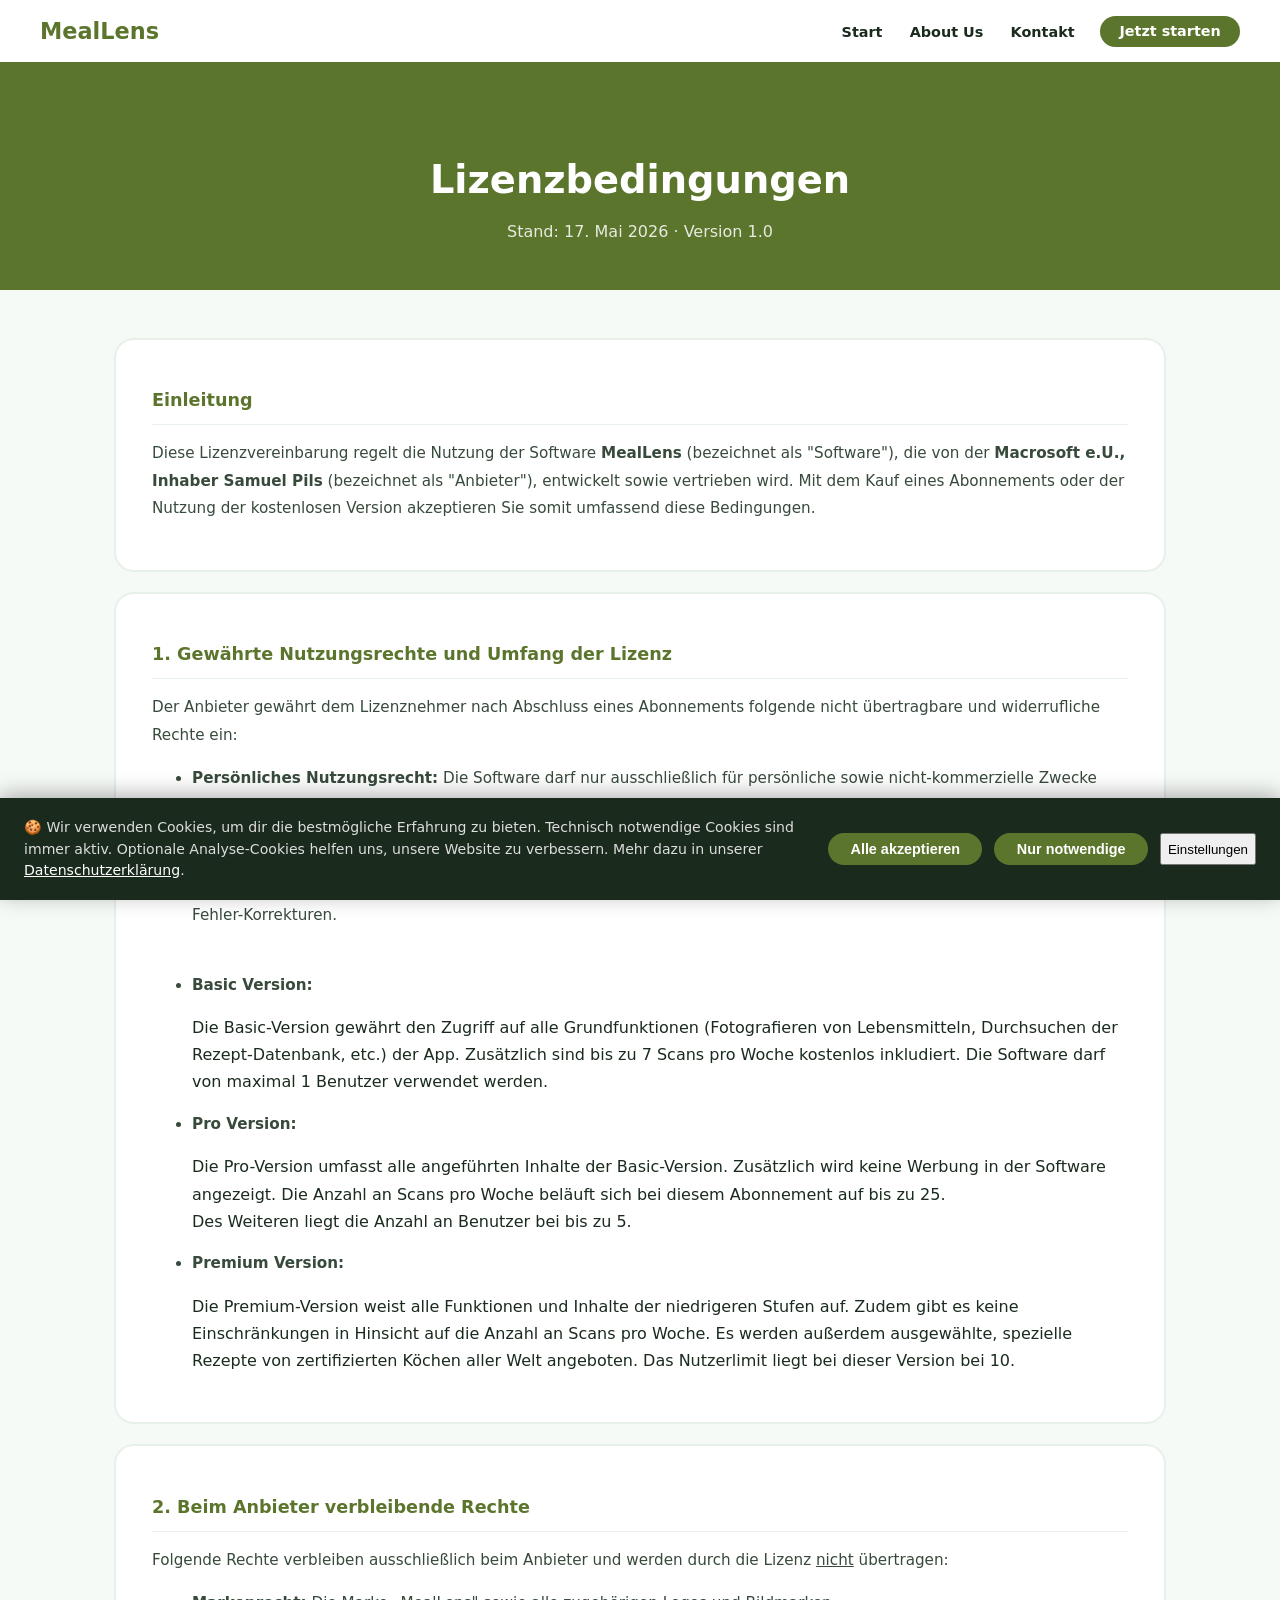
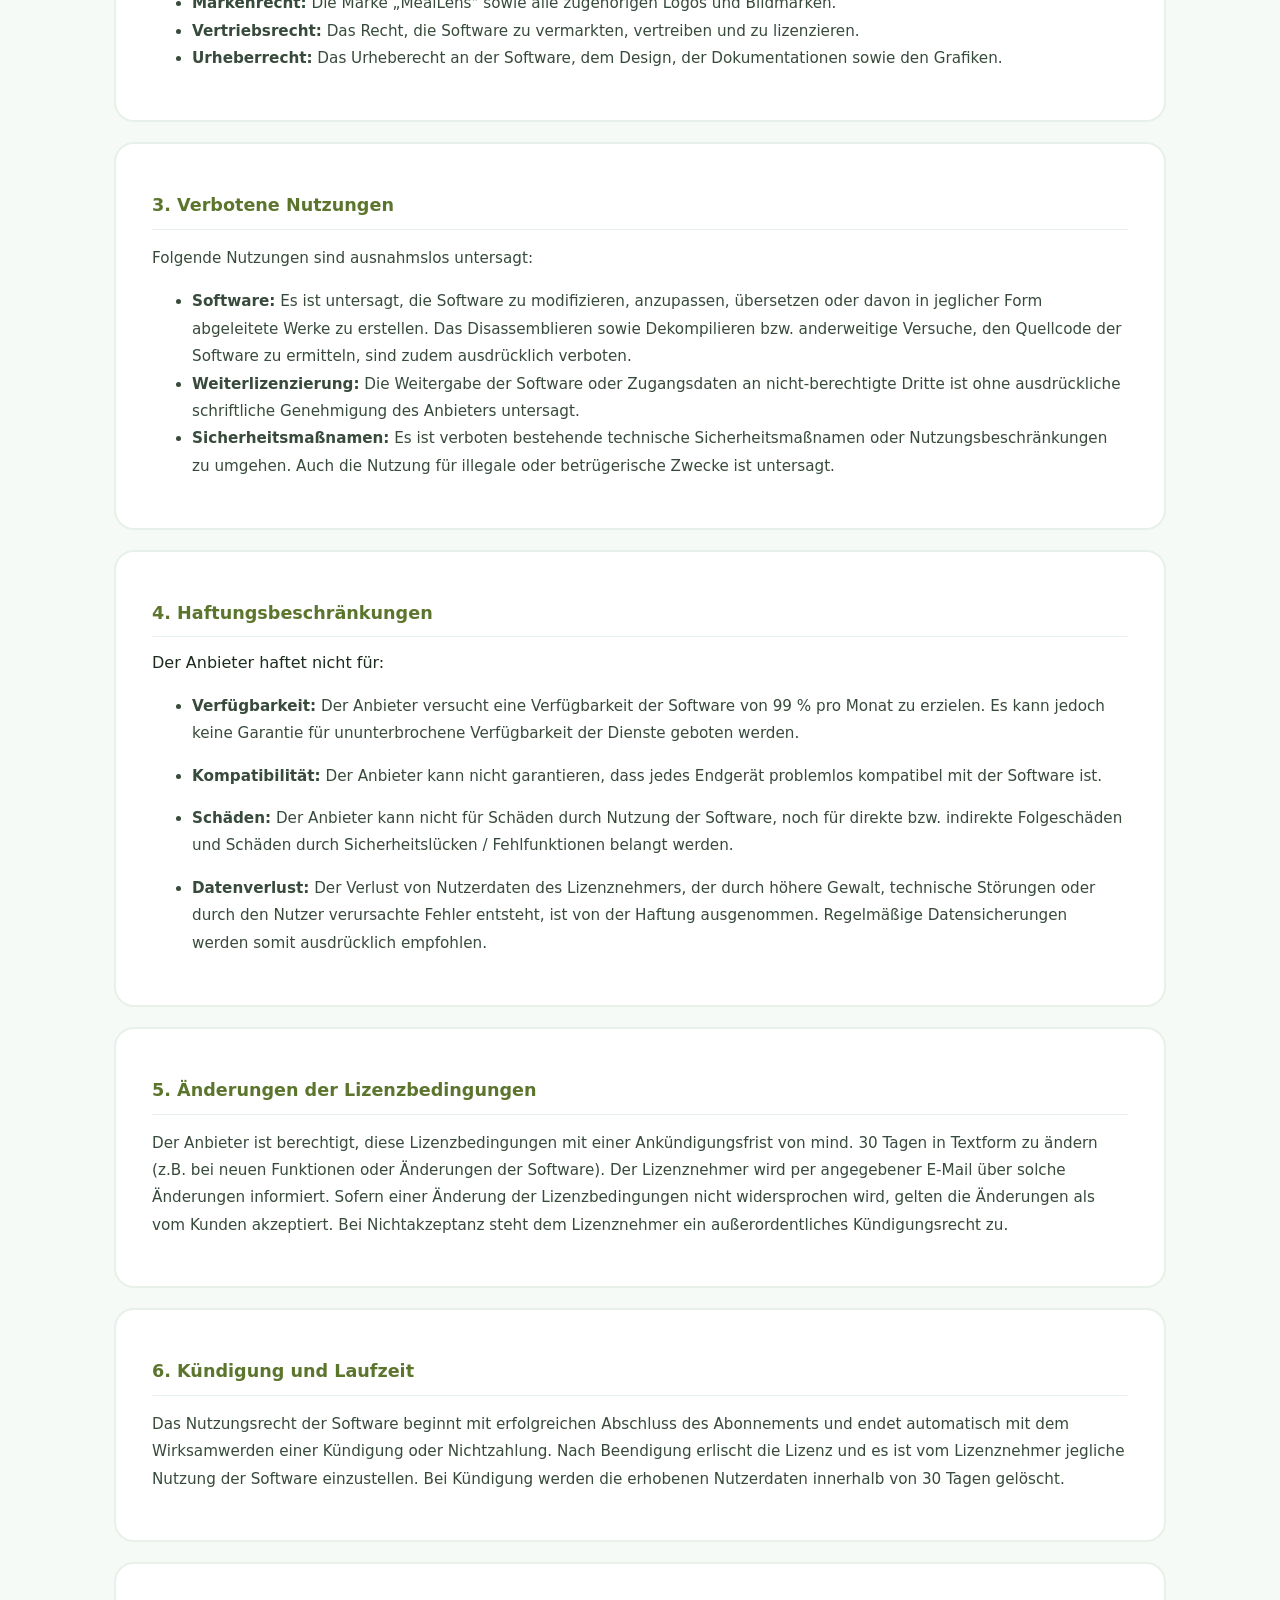
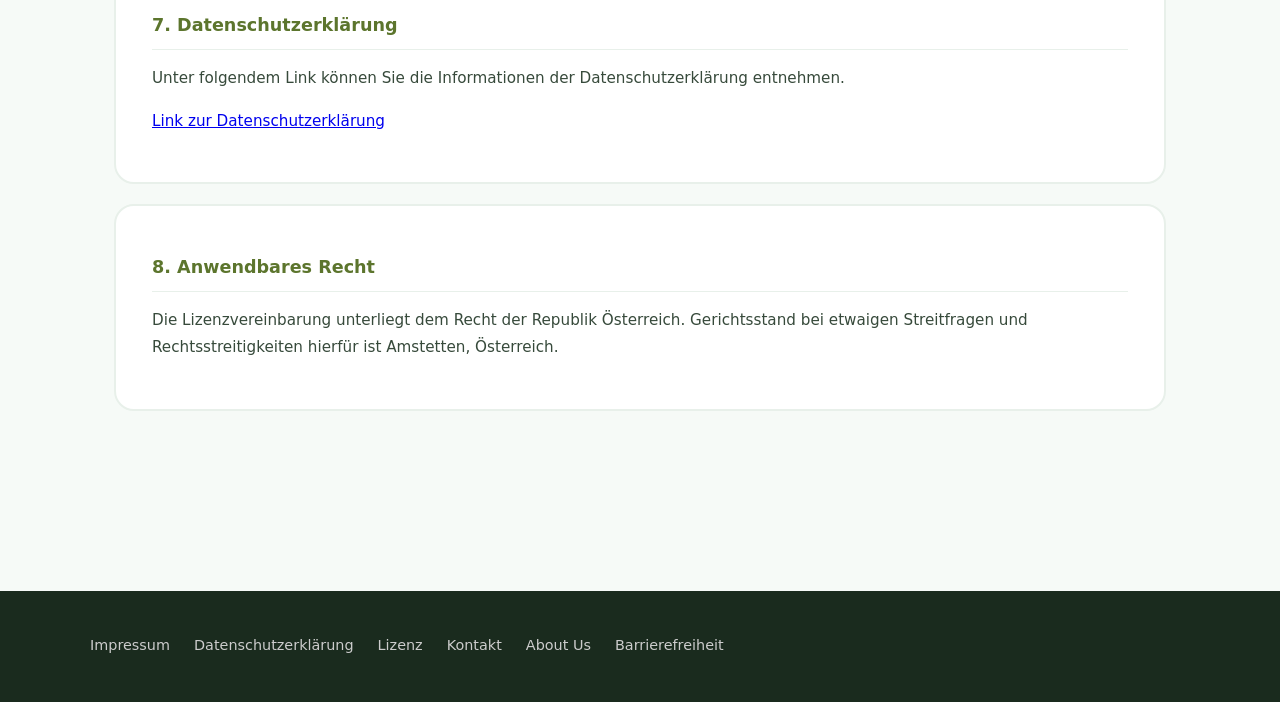
<file: lizenz.html>
<!DOCTYPE html>
<html lang="de">
<head>
  <meta charset="UTF-8"/>
  <meta name="viewport" content="width=device-width, initial-scale=1.0"/>
  <meta name="description" content="MealLens Lizenzbedingungen – Nutzungsrechte, Haftungsbeschränkungen und Eigentümerrechte."/>
  <title>Lizenz – MealLens</title>
  <link rel="stylesheet" href="style.css"/>
</head>
<body>
  <a class="skip-link" href="#main-content">Zum Hauptinhalt springen</a>

  <header role="banner">
    <nav class="navbar" aria-label="Hauptnavigation">
      <div class="navbar-inner">
        <a class="nav-brand" href="index.html" aria-label="MealLens Startseite">

          MealLens
        </a>
        <ul class="nav-links" role="list">
          <li><a href="index.html">Start</a></li>
          <li><a href="about.html">About Us</a></li>
          <li><a href="kontakt.html">Kontakt</a></li>
          <li><a href="index.html#pricing" class="nav-cta">Jetzt starten</a></li>
        </ul>
      </div>
    </nav>
  </header>

  <main id="main-content">
    <div class="page-hero">
      <h1>Lizenzbedingungen</h1>
      <p>Stand: 17. Mai 2026 · Version 1.0</p>
    </div>

    <div class="container" style="padding-top:3rem;padding-bottom:5rem;">

      <div class="legal-section">
        <h2>Einleitung</h2>
        <p>Diese Lizenzvereinbarung regelt die Nutzung der Software <strong>MealLens</strong> (bezeichnet als "Software"), die von der <strong>Macrosoft e.U., Inhaber Samuel Pils</strong> (bezeichnet als "Anbieter"), entwickelt sowie vertrieben wird. Mit dem Kauf eines Abonnements oder der Nutzung der kostenlosen Version akzeptieren Sie somit umfassend diese Bedingungen.</p>
      </div>

      <div class="legal-section">
        <h2>1. Gewährte Nutzungsrechte und Umfang der Lizenz</h2>
        <p>Der Anbieter gewährt dem Lizenznehmer nach Abschluss eines Abonnements folgende nicht übertragbare und widerrufliche Rechte ein:</p>
        <ul>
          <li><strong>Persönliches Nutzungsrecht:</strong> Die Software darf nur ausschließlich für persönliche sowie nicht-kommerzielle Zwecke verwendet werden. Dies umfasst alle drei Abonnement-Pläne.</li>
          <li><strong>Geräteunabhängigkeit:</strong> Die Software darf von einer beliebigen Anzahl an Geräten verwendet werden und ist somit nicht auf ein bestimmtes Endgerät gekoppelt.</li>
          <li><strong>Updates:</strong> Der Lizenznehmer besitzt einen Anspruch auf alle im Abonnementzeitraum veröffentlichten Updates sowie Fehler-Korrekturen.</li>
          <br>
          <li>
          <p> <strong>Basic Version:</strong></p>
          </li>
          Die Basic-Version gewährt den Zugriff auf alle Grundfunktionen (Fotografieren von Lebensmitteln, Durchsuchen der Rezept-Datenbank, etc.) der App. Zusätzlich sind bis zu 7 Scans pro Woche kostenlos inkludiert.
          Die Software darf von maximal 1 Benutzer verwendet werden.
          
          <li><p> <strong>Pro Version:</strong></p></li>
          Die Pro-Version umfasst alle angeführten Inhalte der Basic-Version. Zusätzlich wird keine Werbung in der Software angezeigt. Die Anzahl an Scans pro Woche beläuft sich bei diesem Abonnement auf bis zu 25. <br>Des Weiteren liegt die Anzahl an Benutzer bei bis zu 5.
         
          <li><p> <strong>Premium Version:</strong></p></li>
          Die Premium-Version weist alle Funktionen und Inhalte der niedrigeren Stufen auf. Zudem gibt es keine Einschränkungen in Hinsicht auf die Anzahl an Scans pro Woche.
          Es werden außerdem ausgewählte, spezielle Rezepte von zertifizierten Köchen aller Welt angeboten. Das Nutzerlimit liegt bei dieser Version bei 10.
        </ul>
      </div>

      <div class="legal-section">
        <h2>2. Beim Anbieter verbleibende Rechte</h2>
        <p>Folgende Rechte verbleiben ausschließlich beim Anbieter und werden durch die Lizenz <u>nicht</u> übertragen:</p>
        <ul>
          <li><strong>Markenrecht:</strong> Die Marke „MealLens" sowie alle zugehörigen Logos und Bildmarken.</li>  
          <li><strong>Vertriebsrecht:</strong> Das Recht, die Software zu vermarkten, vertreiben und zu lizenzieren.</li>
          <li><strong>Urheberrecht:</strong> Das Urheberecht an der Software, dem Design, der Dokumentationen sowie den Grafiken. </li>
        </ul>
      </div>

      <div class="legal-section">
        <h2>3. Verbotene Nutzungen</h2>
        <p>Folgende Nutzungen sind ausnahmslos untersagt:</p>
        <ul>
          <li><strong>Software:</strong> Es ist untersagt, die Software zu modifizieren, anzupassen, übersetzen oder davon in jeglicher Form abgeleitete Werke zu erstellen. Das Disassemblieren sowie Dekompilieren bzw. anderweitige Versuche, den Quellcode der Software zu ermitteln, sind zudem ausdrücklich verboten.
          <li><strong>Weiterlizenzierung:</strong> Die Weitergabe der Software oder Zugangsdaten an nicht-berechtigte Dritte ist ohne ausdrückliche schriftliche Genehmigung des Anbieters untersagt.</li>
          <li><strong>Sicherheitsmaßnamen:</strong> Es ist verboten bestehende technische Sicherheitsmaßnamen oder Nutzungsbeschränkungen zu umgehen. Auch die Nutzung für illegale oder betrügerische Zwecke ist untersagt.</li>
        </ul>
      </div>
      

      <div class="legal-section">
        <h2>4. Haftungsbeschränkungen</h2>
        Der Anbieter haftet nicht für:
        <ul>
          <li>
            <p><strong>Verfügbarkeit:</strong> Der Anbieter versucht eine Verfügbarkeit der Software von 99 % pro Monat zu erzielen. Es kann jedoch keine Garantie für ununterbrochene Verfügbarkeit der Dienste geboten werden.</p>
          </li>
          <li>
            <p><strong>Kompatibilität:</strong> Der Anbieter kann nicht garantieren, dass jedes Endgerät problemlos kompatibel mit der Software ist.</p>
          </li>
          <li>
            <p><strong>Schäden:</strong> Der Anbieter kann nicht für Schäden durch Nutzung der Software, noch für direkte bzw. indirekte Folgeschäden und Schäden durch Sicherheitslücken / Fehlfunktionen belangt werden. </p>
          </li>
           <li>
            <p><strong>Datenverlust:</strong> Der Verlust von Nutzerdaten des Lizenznehmers, der durch höhere Gewalt, technische Störungen oder durch den Nutzer verursachte Fehler entsteht, ist von der Haftung ausgenommen. Regelmäßige Datensicherungen werden somit ausdrücklich empfohlen.</p>
          </li>
          </ul>
      </div>

      <div class="legal-section">
        <h2>5. Änderungen der Lizenzbedingungen</h2>
        <p>Der Anbieter ist berechtigt, diese Lizenzbedingungen mit einer Ankündigungsfrist von mind. 30 Tagen in Textform zu ändern (z.B. bei neuen Funktionen oder Änderungen der Software). Der Lizenznehmer wird per angegebener E-Mail über solche Änderungen informiert. Sofern einer Änderung der Lizenzbedingungen nicht widersprochen wird, gelten die Änderungen als vom Kunden akzeptiert.
          Bei Nichtakzeptanz steht dem Lizenznehmer ein außerordentliches Kündigungsrecht zu.</p>
      </div>

      <div class="legal-section">
        <h2>6. Kündigung und Laufzeit</h2>
        <p>Das Nutzungsrecht der Software beginnt mit erfolgreichen Abschluss des Abonnements und endet automatisch mit dem Wirksamwerden einer Kündigung oder Nichtzahlung. Nach Beendigung erlischt die Lizenz und es ist vom Lizenznehmer jegliche Nutzung der Software einzustellen. Bei Kündigung werden die erhobenen Nutzerdaten innerhalb von 30 Tagen gelöscht.</p>
      </div>

      <div class="legal-section">
        <h2>7. Datenschutzerklärung</h2>
        <p>Unter folgendem Link können Sie die Informationen der Datenschutzerklärung entnehmen.</p>
        <p><a href="datenschutz.html">Link zur Datenschutzerklärung</a></p>
      </div>

      <div class="legal-section">
        <h2>8. Anwendbares Recht</h2>
        <p>Die Lizenzvereinbarung unterliegt dem Recht der Republik Österreich. Gerichtsstand bei etwaigen Streitfragen und Rechtsstreitigkeiten hierfür ist Amstetten, Österreich.</p>
      </div>
      

      

    </div>
  </main>

  <footer role="contentinfo">
    <div class="footer-inner">
      <nav aria-label="Footer-Navigation">
        <ul class="footer-links">
          <li><a href="impressum.html">Impressum</a></li>
          <li><a href="datenschutz.html">Datenschutzerklärung</a></li>
          <li><a href="lizenz.html">Lizenz</a></li>
          <li><a href="kontakt.html">Kontakt</a></li>
          <li><a href="about.html">About Us</a></li>
          <li><a href="barrierefreiheit.html">Barrierefreiheit</a></li>
        </ul>
      </nav>
    </div>
  </footer>

  <div id="cookie-banner" role="dialog" aria-modal="true" aria-label="Cookie-Einstellungen" aria-describedby="cookie-desc">
    <p id="cookie-desc">
      🍪 Wir verwenden Cookies, um dir die bestmögliche Erfahrung zu bieten. Technisch notwendige Cookies sind immer aktiv.
      Optionale Analyse-Cookies helfen uns, unsere Website zu verbessern.
      Mehr dazu in unserer <a style="color:white" href="datenschutz.html">Datenschutzerklärung</a>.
    </p>
    <div class="cookie-actions">
      <button id="btn-accept-cookies" class="btn-cookie-accept">Alle akzeptieren</button>
      <button id="btn-reject-cookies" class="btn-cookie-accept">Nur notwendige</button>
      <button id="btn-reject-cookies" class="btn-reject-cookies">Einstellungen</button>
    </div>
  </div>
  <script src="main.js"></script>
</body>
</html>
</file>
<file: style.css>
:root {
  --green-50:  #f0faf4;
  --green-100: #d4f0de;
  --green-400: #5C752D;
  --green-600: #5C752D;
  --green-800: #5C752D;
  --dark:      #1a2b1e;
  --gray-100:  #f6faf7;
  --gray-200:  #e8f0ea;
  --gray-500:  #5a6b5e;
  --gray-700:  #374a3b;
  --white:     #ffffff;
  --radius-sm: 8px;
  --radius-md: 14px;
  --radius-lg: 20px;
  --shadow-sm: 0 2px 8px rgba(26,43,30,.08);
  --shadow-md: 0 6px 24px rgba(26,43,30,.12);
  --shadow-lg: 0 12px 40px rgba(26,43,30,.16);
}


*, *::before, *::after { box-sizing: border-box; }
html { scroll-behavior: smooth; }
body {
  background: var(--gray-100);
  color: var(--dark);
  font-family: 'Inter', 'Segoe UI', system-ui, sans-serif;
  font-size: 1rem;
  line-height: 1.7;
  margin: 0;
}

img { max-width: 100%; height: auto; }


.skip-link {
  position: absolute;
  top: -999px; left: -999px;
  background: var(--green-600);
  color: #fff;
  padding: .5rem 1rem;
  border-radius: var(--radius-sm);
  font-weight: 700;
  z-index: 9999;
  text-decoration: none;
}
.skip-link:focus { top: 8px; left: 8px; }


:focus-visible {
  outline: 3px solid var(--green-400);
  outline-offset: 3px;
  border-radius: 4px;
}


.navbar {
  background: var(--white);
  border-bottom: 3px solid var(--green-400);
  position: sticky;
  top: 0;
  z-index: 1000;
  padding: .75rem 1.5rem;
}
.navbar-inner {
  max-width: 1200px;
  margin: 0 auto;
  display: flex;
  align-items: center;
  justify-content: space-between;
  flex-wrap: wrap;
  gap: .5rem;
}
.nav-brand {
  display: flex;
  align-items: center;
  gap: .6rem;
  text-decoration: none;
  font-weight: 800;
  font-size: 1.4rem;
  color: var(--green-600);
}
.nav-brand svg { flex-shrink: 0; }
.nav-links { display: flex; align-items: center; gap: 1.5rem; list-style: none; margin: 0; padding: 0; flex-wrap: wrap; }
.nav-links a {
  text-decoration: none;
  color: var(--dark);
  font-weight: 600;
  font-size: .9rem;
  padding: .3rem .1rem;
  border-bottom: 2px solid transparent;
  transition: border-color .2s, color .2s;
}
.nav-links a:hover,
.nav-links a[aria-current="page"] {
  color: var(--green-600);
  border-bottom-color: var(--green-400);
}
.nav-cta {
  background: var(--green-600);
  color: #fff !important;
  border-radius: 50px;
  padding: .45rem 1.2rem !important;
  border-bottom: none !important;
  transition: background .2s !important;
}
.nav-cta:hover { background: var(--green-800) !important; color: #fff !important; }


.page-hero {
  background: linear-gradient(135deg, var(--green-600) 0%, var(--green-800) 100%);
  color: #fff;
  padding: 56px 1.5rem 44px;
  text-align: center;
}
.page-hero h1 { font-size: clamp(1.6rem, 4vw, 2.4rem); font-weight: 800; margin-bottom: .4rem; }
.page-hero p { opacity: .85; max-width: 600px; margin: 0 auto; }


.container {
  max-width: 1100px;
  margin: 0 auto;
  padding: 0 1.5rem;
}


.card {
  background: var(--white);
  border: 2px solid var(--gray-200);
  border-radius: var(--radius-lg);
  padding: 2rem;
  box-shadow: var(--shadow-sm);
}
.card:hover { border-color: var(--green-400); box-shadow: var(--shadow-md); }


.btn {
  display: inline-flex;
  align-items: center;
  justify-content: center;
  gap: .4rem;
  font-weight: 700;
  font-size: .95rem;
  border-radius: 50px;
  padding: .65rem 1.8rem;
  cursor: pointer;
  border: 2px solid transparent;
  transition: background .2s, color .2s, border-color .2s, transform .1s;
  text-decoration: none;
}
.btn:active { transform: scale(.97); }
.btn-primary { background: var(--green-600); color: #fff; }
.btn-primary:hover { background: var(--green-800); color: #fff; }
.btn-outline { background: transparent; color: var(--green-600); border-color: var(--green-400); }
.btn-outline:hover { background: var(--green-50); }
.btn-white { background: #fff; color: var(--green-800); }
.btn-white:hover { background: var(--green-50); }

footer {
  background: var(--dark);
  color: #ccc;
  padding: 2.5rem 1.5rem 1.5rem;
  margin-top: 5rem;
}
.footer-inner {
  max-width: 1100px;
  margin: 0 auto;
}
.footer-links {
  display: flex;
  flex-wrap: wrap;
  gap: .75rem 1.5rem;
  list-style: none;
  padding: 0;
  margin: 0 0 1.25rem;
}
.footer-links a { color: #ccc; text-decoration: none; font-size: .9rem; }
.footer-links a:hover { color: var(--green-400); }
.footer-copy { font-size: .8rem; color: #888; border-top: 1px solid #2e3d32; padding-top: 1rem; margin-top: 1rem; }


#cookie-banner {
  position: fixed;
  bottom: 0; left: 0; right: 0;
  background: var(--dark);
  color: #ddd;
  padding: 1.2rem 1.5rem;
  z-index: 9998;
  display: flex;
  align-items: center;
  flex-wrap: wrap;
  gap: 1rem;
  box-shadow: 0 -4px 20px rgba(0,0,0,.3);
}
#cookie-banner p { margin: 0; font-size: .88rem; flex: 1 1 300px; line-height: 1.5; }
#cookie-banner a { color: var(--green-400); }
.cookie-actions { display: flex; gap: .75rem; flex-wrap: wrap; }
.btn-cookie-accept { background: var(--green-600); color: #fff; padding: .5rem 1.4rem; border-radius: 50px; border: none; font-weight: 700; cursor: pointer; font-size: .9rem; }
.btn-cookie-reject { background: transparent; color: #aaa; padding: .5rem 1rem; border-radius: 50px; border: 2px solid #555; font-weight: 600; cursor: pointer; font-size: .9rem; }
.btn-cookie-reject:hover { color: #fff; border-color: #888; }


section { padding: 4rem 0; }
section + section { padding-top: 0; }


.text-green { color: var(--green-600); }
.text-muted { color: var(--gray-500); }
.fw-800 { font-weight: 800; }
.mb-0 { margin-bottom: 0; }
.mt-1 { margin-top: .5rem; }
.mt-2 { margin-top: 1rem; }
.mt-3 { margin-top: 1.5rem; }
.grid-2 { display: grid; grid-template-columns: repeat(auto-fit, minmax(280px, 1fr)); gap: 1.5rem; }
.grid-3 { display: grid; grid-template-columns: repeat(auto-fit, minmax(250px, 1fr)); gap: 1.5rem; }


.form-group { margin-bottom: 1.25rem; }
.form-group label { display: block; font-weight: 600; margin-bottom: .4rem; font-size: .9rem; }
.form-group input,
.form-group select,
.form-group textarea {
  width: 100%;
  padding: .65rem 1rem;
  border: 2px solid var(--gray-200);
  border-radius: var(--radius-sm);
  font-size: .95rem;
  font-family: inherit;
  background: var(--white);
  color: var(--dark);
  transition: border-color .2s;
}
.form-group input:focus,
.form-group select:focus,
.form-group textarea:focus { border-color: var(--green-400); outline: none; }
.form-group input[type="checkbox"] { width: auto; margin-right: .5rem; }


.price-card {
  background: var(--white);
  border: 2px solid var(--gray-200);
  border-radius: var(--radius-lg);
  padding: 2rem 1.75rem;
  display: flex;
  flex-direction: column;
  position: relative;
  transition: border-color .25s, box-shadow .25s;
}
.price-card:hover { border-color: var(--green-400); box-shadow: var(--shadow-lg); }
.price-card.featured {
  border-color: var(--green-400);
  box-shadow: var(--shadow-md);
}
.price-badge {
  position: absolute;
  top: -14px; left: 50%;
  transform: translateX(-50%);
  background: var(--green-600);
  color: #fff;
  font-size: .7rem;
  font-weight: 800;
  letter-spacing: 1px;
  padding: .25rem 1rem;
  border-radius: 50px;
  text-transform: uppercase;
}
.price-name { font-size: 1.1rem; font-weight: 700; margin-bottom: .25rem; }
.price-amount { font-size: 2.4rem; font-weight: 800; color: var(--green-600); line-height: 1; }
.price-amount sup { font-size: 1rem; font-weight: 600; }
.price-amount span { font-size: .95rem; font-weight: 400; color: var(--gray-500); }
.price-divider { border: none; border-top: 1px solid var(--gray-200); margin: 1.25rem 0; }
.price-features { list-style: none; padding: 0; margin: 0 0 1.5rem; flex: 1; }
.price-features li { padding: .35rem 0; font-size: .9rem; color: var(--gray-700); display: flex; gap: .5rem; align-items: flex-start; }
.price-features li::before { content: '✓'; color: var(--green-600); font-weight: 800; flex-shrink: 0; }
.price-features li.off { color: #aaa; }
.price-features li.off::before { content: '✗'; color: #ccc; }


.logo-area {
  background: var(--white);
  border: 2px solid var(--gray-200);
  border-radius: var(--radius-lg);
  display: flex;
  align-items: center;
  justify-content: center;
  min-height: 320px;
  padding: 2rem;
}


.legal-section {
  background: var(--white);
  border: 2px solid var(--gray-200);
  border-radius: var(--radius-lg);
  padding: 2rem 2.25rem;
  margin-bottom: 1.25rem;
}
.legal-section h2 {
  font-size: 1.1rem;
  font-weight: 700;
  color: var(--green-600);
  margin-bottom: .75rem;
  border-bottom: 1px solid var(--gray-200);
  padding-bottom: .5rem;
}
.legal-section p, .legal-section li { color: var(--gray-700); font-size: .95rem; line-height: 1.8; }
.legal-section table { width: 100%; border-collapse: collapse; }
.legal-section table td { padding: .4rem .75rem .4rem 0; vertical-align: top; font-size: .95rem; color: var(--gray-700); }
.legal-section table td:first-child { font-weight: 700; color: var(--dark); white-space: nowrap; padding-right: 1.5rem; }

@media (max-width: 640px) {
  .nav-links { gap: .75rem; }
  section { padding: 2.5rem 0; }
  .legal-section { padding: 1.25rem; }
}
</file>
